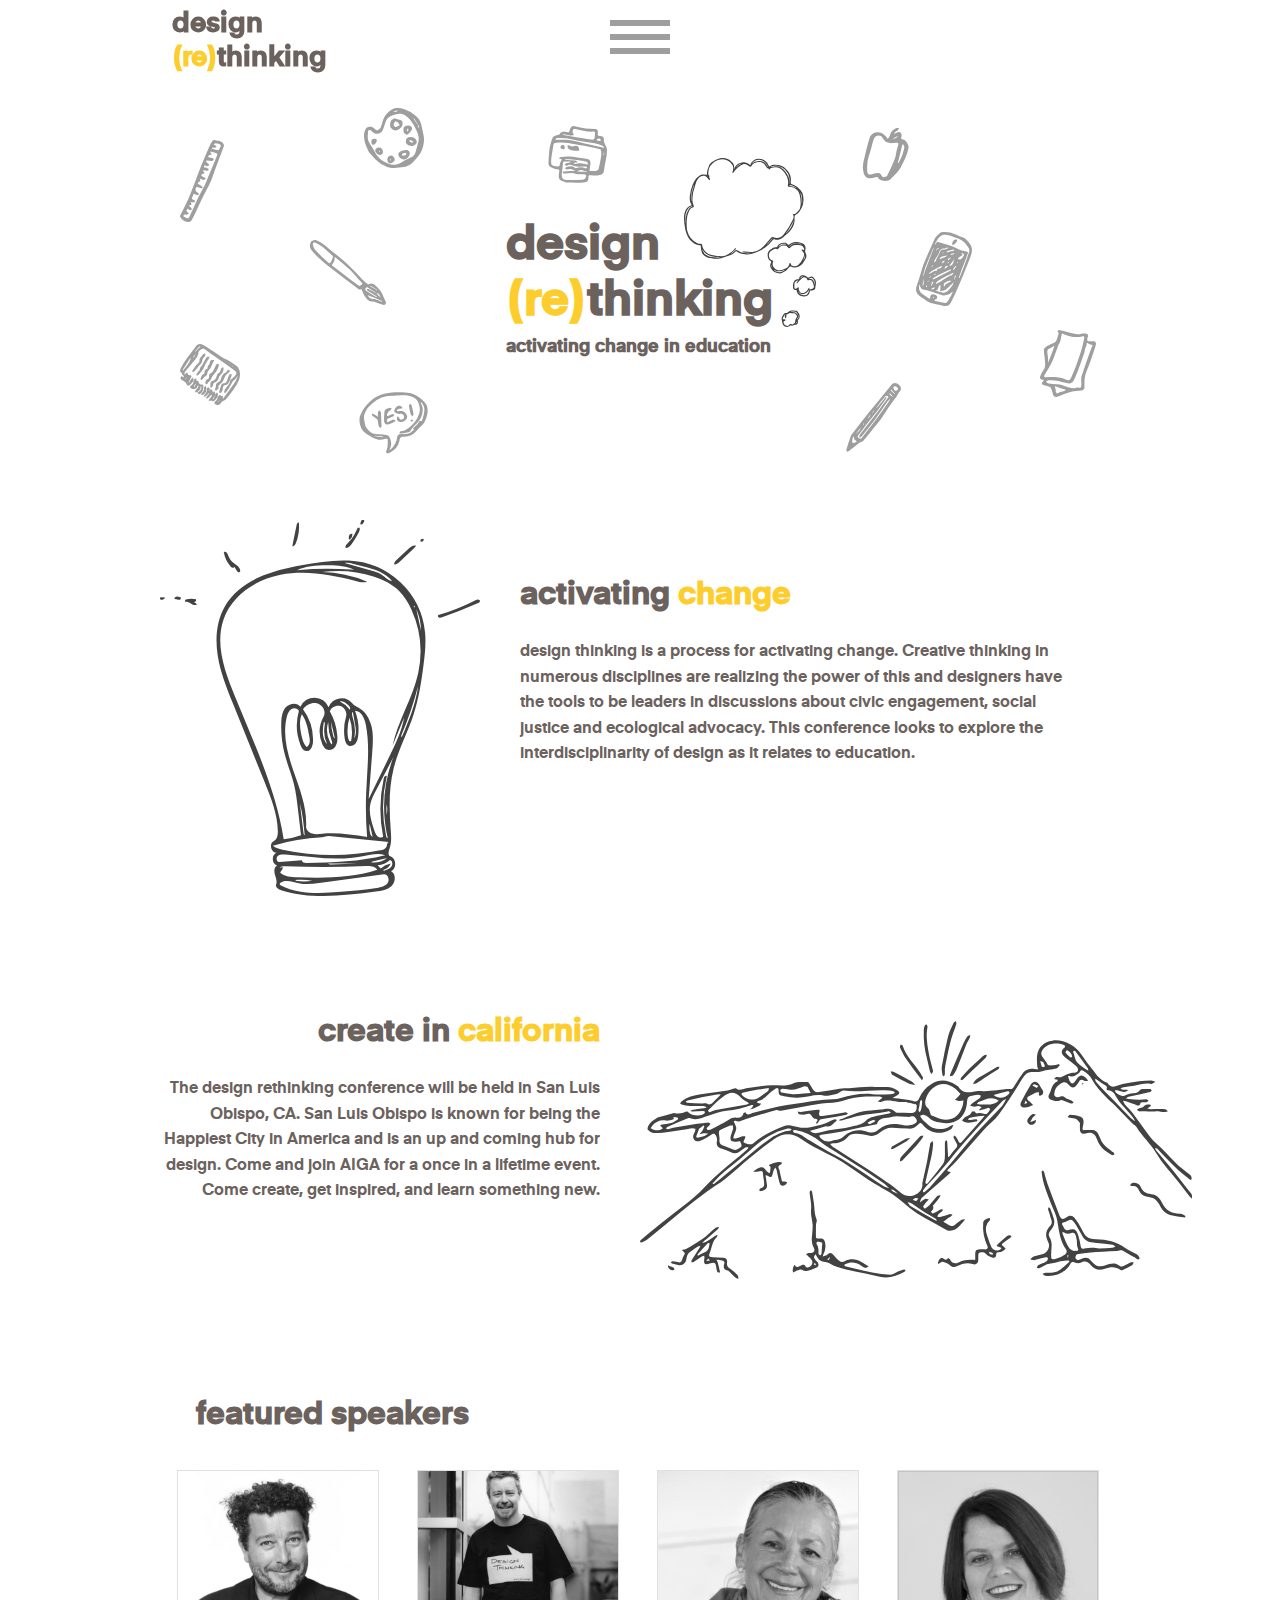
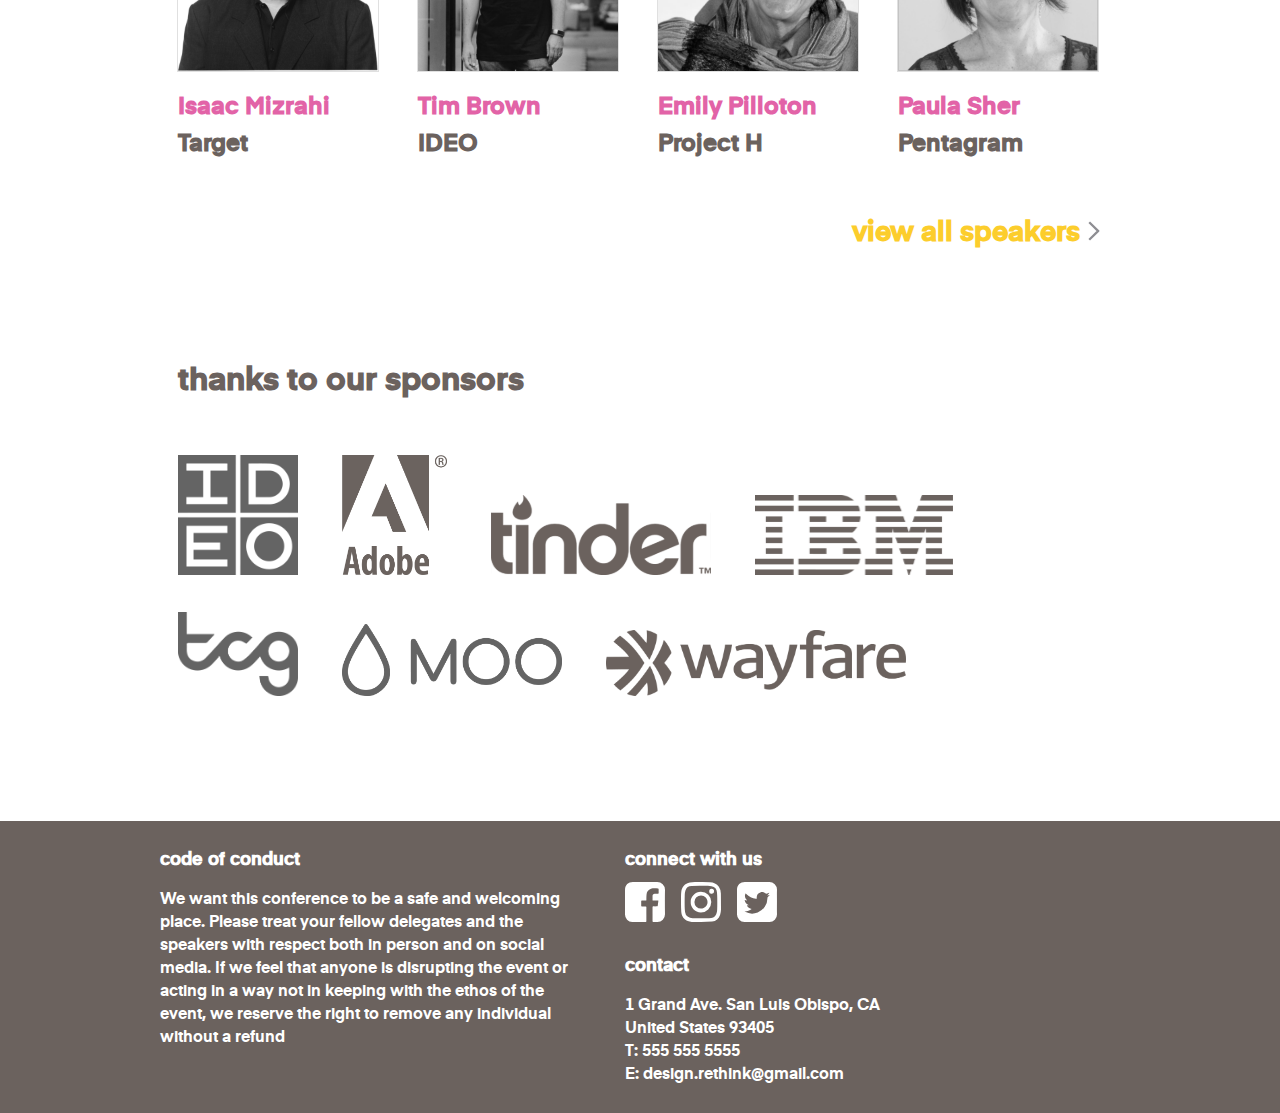
<file: index.html>
<!DOCTYPE html>
<html lang="en">
    <head>
        <title>Design Rethinking - Home</title>
        <link type="text/css" rel="stylesheet" href="css/main.css">
        <meta name="viewport" content="width=device-width, initial-scale=1">
        <script src="https://code.jquery.com/jquery-3.2.1.min.js" integrity="sha256-hwg4gsxgFZhOsEEamdOYGBf13FyQuiTwlAQgxVSNgt4=" crossorigin="anonymous"></script>
        <script src="js/main.js"></script>
    </head>
    <body>
        <div class="navbar" id="navbar">
            <a id="home-brand" href="index.html">
                <h4 id="nav-brand">design <br><br/><span class="yellow-brand-color">(re)</span>thinking</h4>
            </a>
            <div id="nav-icon">
                <span></span>
                <span></span>
                <span></span>
                <span></span>
                <span></span>
                <span></span>
            </div>
            <div class="nav-items">
                    <a class="nav-item nav-active" href="index.html">Home</a>
                    <a class="nav-item" href="speakers.html">Speakers</a>
                <a class="nav-item" href="schedule.html">Schedule</a>
                    <a class="nav-item" href="workshops.html">Workshops</a>
                    <a class="nav-item" href="location.html">Location</a>
                    <a class="nav-item" href="contact.html">Contact</a>
            </div>
            <div class="nav-social-media">
                <img src="img/facebook-dark.svg" class="social-media-icon" alt="facebook icon"/>
                <img src="img/instagram-dark.svg" class="social-media-icon" alt="instagram icon"/>
                <img src="img/twitter-dark.svg" class="social-media-icon" alt="twitter icon"/>
            </div>
        </div>
        <div class="container">
            <div class="jumbotron jumbotron-home">
                <div class="jumbotron-title">
                    <h1 class="jumbotron-header">design<br><span class="yellow-brand-color">(re)</span>thinking</h1>
                    <h4 class="jumbotron-subhead">activating change in education</h4>
                </div>
            </div>
            <div class="content-section">
                <div class="col-4">
                    <img id="lightbulb" src="img/home-assets/lightbulb.svg" alt="lightbulb"/>
                </div>
                <div class="col-8">
                    <h2 class="section-header right-section-header" id="lightbulb-header">activating <span class="yellow-brand-color">change</span></h2>
                    <p class="section-desc right-section-desc">design thinking is a process for activating change. Creative thinking in numerous disciplines are realizing the power of this and designers have the tools to be leaders in discussions about civic engagement, social justice and ecological advocacy. This conference looks to explore the interdisciplinarity of design as it relates to education.
                    </p>
                </div>
            </div>
            <div class="content-section">
                <div class="col-6">
                    <img id="slo-hills" class="mobile-hills" src="img/home-assets/slo-hills.svg" alt="slo-hills"/>
                    <h2 class="section-header left-section-header">create in <span class="yellow-brand-color">california</span></h2>
                    <p class="section-desc left-section-desc">The design rethinking conference will be held in San Luis Obispo, CA. San Luis Obispo is known for being the Happiest City in America and is an up and coming hub for design. Come and join AIGA for a once in a lifetime event. Come create, get inspired, and learn something new.
                    </p>
                </div>
                <div class="col-6 desktop-hills">
                    <img id="slo-hills" src="img/home-assets/slo-hills.svg" alt="slo-hills"/>
                </div>
            </div>
            <div class="content-section">
                <div class="col-12">
                    <h2 class="section-header right-section-header">featured speakers</h2>
                    <div class="featured-speakers">
                        <div class="featured-speaker">
                            <img class="speaker-photo" src="img/featured-speakers/isaac.png" alt="isaac photo"/>
                            <h3 class="speaker-name">Isaac Mizrahi</h3>
                            <h3 class="speaker-company">Target</h3>
                        </div>
                        <div class="featured-speaker">
                            <img class="speaker-photo" src="img/featured-speakers/tim.png" alt="tim photo"/>
                            <h3 class="speaker-name">Tim Brown</h3>
                            <h3 class="speaker-company">IDEO</h3>
                        </div>
                        <div class="featured-speaker">
                            <img class="speaker-photo" src="img/featured-speakers/emily.png" alt="emily photo"/>
                            <h3 class="speaker-name">Emily Pilloton</h3>
                            <h3 class="speaker-company">Project H</h3>
                        </div>
                        <div class="featured-speaker">
                            <img class="speaker-photo" src="img/featured-speakers/paula.png" alt="paula photo"/>
                            <h3 class="speaker-name">Paula Sher</h3>
                            <h3 class="speaker-company">Pentagram</h3>
                        </div>
                    </div>
                    <a href="speakers.html" class="view-speakers"><h3>view all speakers<img class="view-arrow" src="img/featured-speakers/right%20arrow.svg" alt="view arrow"></h3></a>
                </div>
            </div>
            <div class="content-section">
                <div class="col-12 sponsors">
                    <h2 class="section-header full-section-header">thanks to our sponsors</h2>
                    <div class="sponsor-row">
                        <img src="img/home-assets/IDEO.svg" id="IDEO" alt="IDEO logo"/>
                        <img src="img/home-assets/adobe.svg" id="adobe" alt="Adobe logo"/>
                        <img src="img/home-assets/tinder.svg" id="tinder" alt="Tinder logo"/>
                        <img src="img/home-assets/IBM.svg" id="IBM" alt="IBM logo"/>
                    </div>
                    <div class="sponsor-row">
                        <img src="img/home-assets/tcg.svg" id="tcg" alt="TCG logo"/>
                        <img src="img/home-assets/moo.svg" id="moo" alt="moo logo"/>
                        <img src="img/home-assets/wayfare.svg" id="wayfare" alt="wayfare logo"/>
                    </div>
                </div>
            </div>
        </div>
        <footer>
            <div class="container">
                <div class="col-6">
                    <h4 class="footer-header">code of conduct</h4>
                    <p class="footer-desc">We want this conference to be a safe and welcoming place. Please treat your fellow delegates and the speakers with respect both in person and on social media. If we feel that anyone is disrupting the event or acting in a way not in keeping with the ethos of the event, we reserve the right to remove any individual without a refund</p>
                </div>
                <div class="col-6">
                    <h4 class="footer-header">connect with us</h4>
                    <img src="img/facebook.svg" class="social-media-icon" alt="facebook icon"/>
                    <img src="img/instagram.svg" class="social-media-icon" alt="instagram icon"/>
                    <img src="img/twitter.svg" class="social-media-icon" alt="twitter icon"/>
                    <h4 class="footer-header">contact</h4>
                    <p class="footer-desc">1 Grand Ave. San Luis Obispo, CA<br/>United States 93405 <br/>T: 555 555 5555 <br/>E: design.rethink@gmail.com</p>
                </div>
            </div>
        </footer>
    </body>
</html>
</file>
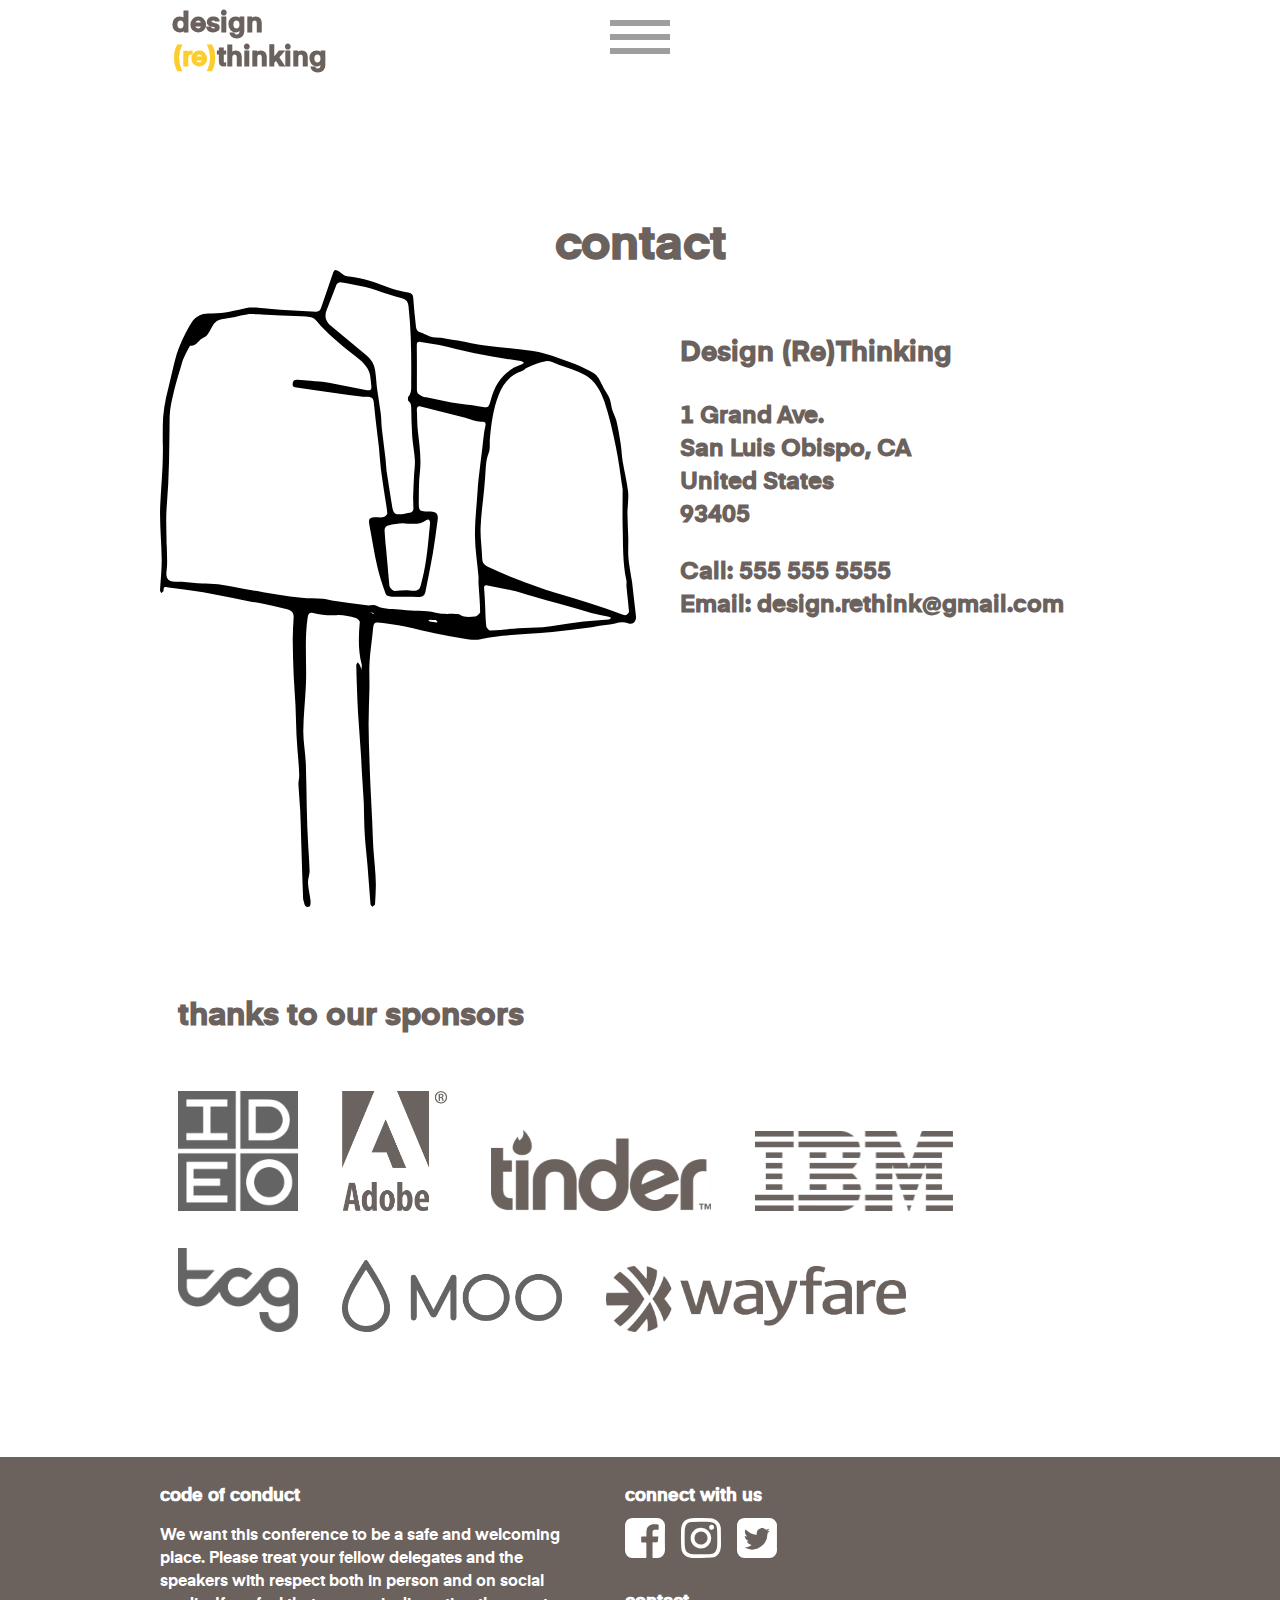
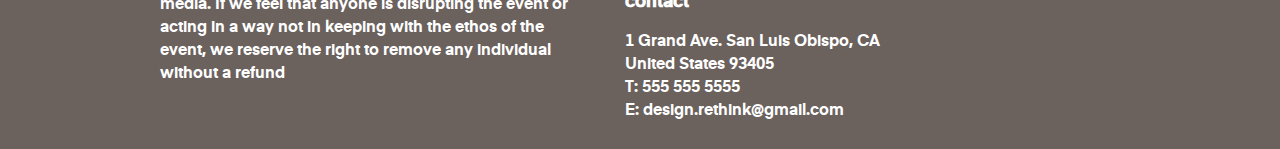
<file: contact.html>
<!DOCTYPE html>
<html lang="en">
    <head>
        <title>Design Rethinking - Contact</title>
        <link type="text/css" rel="stylesheet" href="css/main.css">
        <meta name="viewport" content="width=device-width, initial-scale=1">
        <script src="https://code.jquery.com/jquery-3.2.1.min.js" integrity="sha256-hwg4gsxgFZhOsEEamdOYGBf13FyQuiTwlAQgxVSNgt4=" crossorigin="anonymous"></script>
        <script src="js/main.js"></script>
        <link href="https://fonts.googleapis.com/css?family=Just+Me+Again+Down+Here" rel="stylesheet">
    </head>
    <body>
        <div class="navbar" id="navbar">
            <a href="index.html">
                <h4 id="nav-brand">design <br><br/><span class="yellow-brand-color">(re)</span>thinking</h4>
            </a>
            <div id="nav-icon">
                <span></span>
                <span></span>
                <span></span>
                <span></span>
                <span></span>
                <span></span>
            </div>
            <div class="nav-items">
                    <a class="nav-item" href="index.html">Home</a>
                    <a class="nav-item" href="speakers.html">Speakers</a>
                    <a class="nav-item" href="schedule.html">Schedule</a>
                    <a class="nav-item" href="workshops.html">Workshops</a>
                    <a class="nav-item" href="location.html">Location</a>
                    <a class="nav-item nav-active" href="contact.html">Contact</a>
            </div>
            <div class="nav-social-media">
                <img src="img/facebook-dark.svg" class="social-media-icon" alt="facebook icon"/>
                <img src="img/instagram-dark.svg" class="social-media-icon" alt="instagram icon"/>
                <img src="img/twitter-dark.svg" class="social-media-icon" alt="twitter icon"/>
            </div>
        </div>
        <div class="container">
            <div class="jumbotron jumbotron-contact">
                <div class="jumbotron-title">
                    <h1 class="jumbotron-header">contact</h1>
                </div>
            </div>
            <div class="content-section">
                <div class="col-6">
                    <img class="mailbox" src="img/mailbox.svg" alt="mailbox"/>
                </div>
                <div class="col-6">
                    <h3 class="contact-header">Design (Re)Thinking</h3>
                    <h3 class="contact-info">1 Grand Ave.<br>San Luis Obispo, CA<br>United States<br>93405</h3>
                    <h3 class="contact-info">Call: 555 555 5555<br>Email: design.rethink@gmail.com</h3>
                </div>
            </div>
            <div class="content-section">
                <div class="col-12">
                    <h2 class="section-header full-section-header">thanks to our sponsors</h2>
                    <div class="sponsor-row">
                        <img src="img/home-assets/IDEO.svg" id="IDEO" alt="IDEO logo"/>
                        <img src="img/home-assets/adobe.svg" id="adobe" alt="Adobe logo"/>
                        <img src="img/home-assets/tinder.svg" id="tinder" alt="Tinder logo"/>
                        <img src="img/home-assets/IBM.svg" id="IBM" alt="IBM logo"/>
                    </div>
                    <div class="sponsor-row">
                        <img src="img/home-assets/tcg.svg" id="tcg" alt="TCG logo"/>
                        <img src="img/home-assets/moo.svg" id="moo" alt="moo logo"/>
                        <img src="img/home-assets/wayfare.svg" id="wayfare" alt="wayfare logo"/>
                    </div>
                </div>
            </div>
        </div>
        <footer>
            <div class="container">
                <div class="col-6">
                    <h4 class="footer-header">code of conduct</h4>
                    <p class="footer-desc">We want this conference to be a safe and welcoming place. Please treat your fellow delegates and the speakers with respect both in person and on social media. If we feel that anyone is disrupting the event or acting in a way not in keeping with the ethos of the event, we reserve the right to remove any individual without a refund</p>
                </div>
                <div class="col-6">
                    <h4 class="footer-header">connect with us</h4>
                    <img src="img/facebook.svg" class="social-media-icon" alt="facebook icon"/>
                    <img src="img/instagram.svg" class="social-media-icon" alt="instagram icon"/>
                    <img src="img/twitter.svg" class="social-media-icon" alt="twitter icon"/>
                    <h4 class="footer-header">contact</h4>
                    <p class="footer-desc">1 Grand Ave. San Luis Obispo, CA<br/>United States 93405 <br/>T: 555 555 5555 <br/>E: design.rethink@gmail.com</p>
                </div>
            </div>
        </footer>
    </body>
</html>
</file>
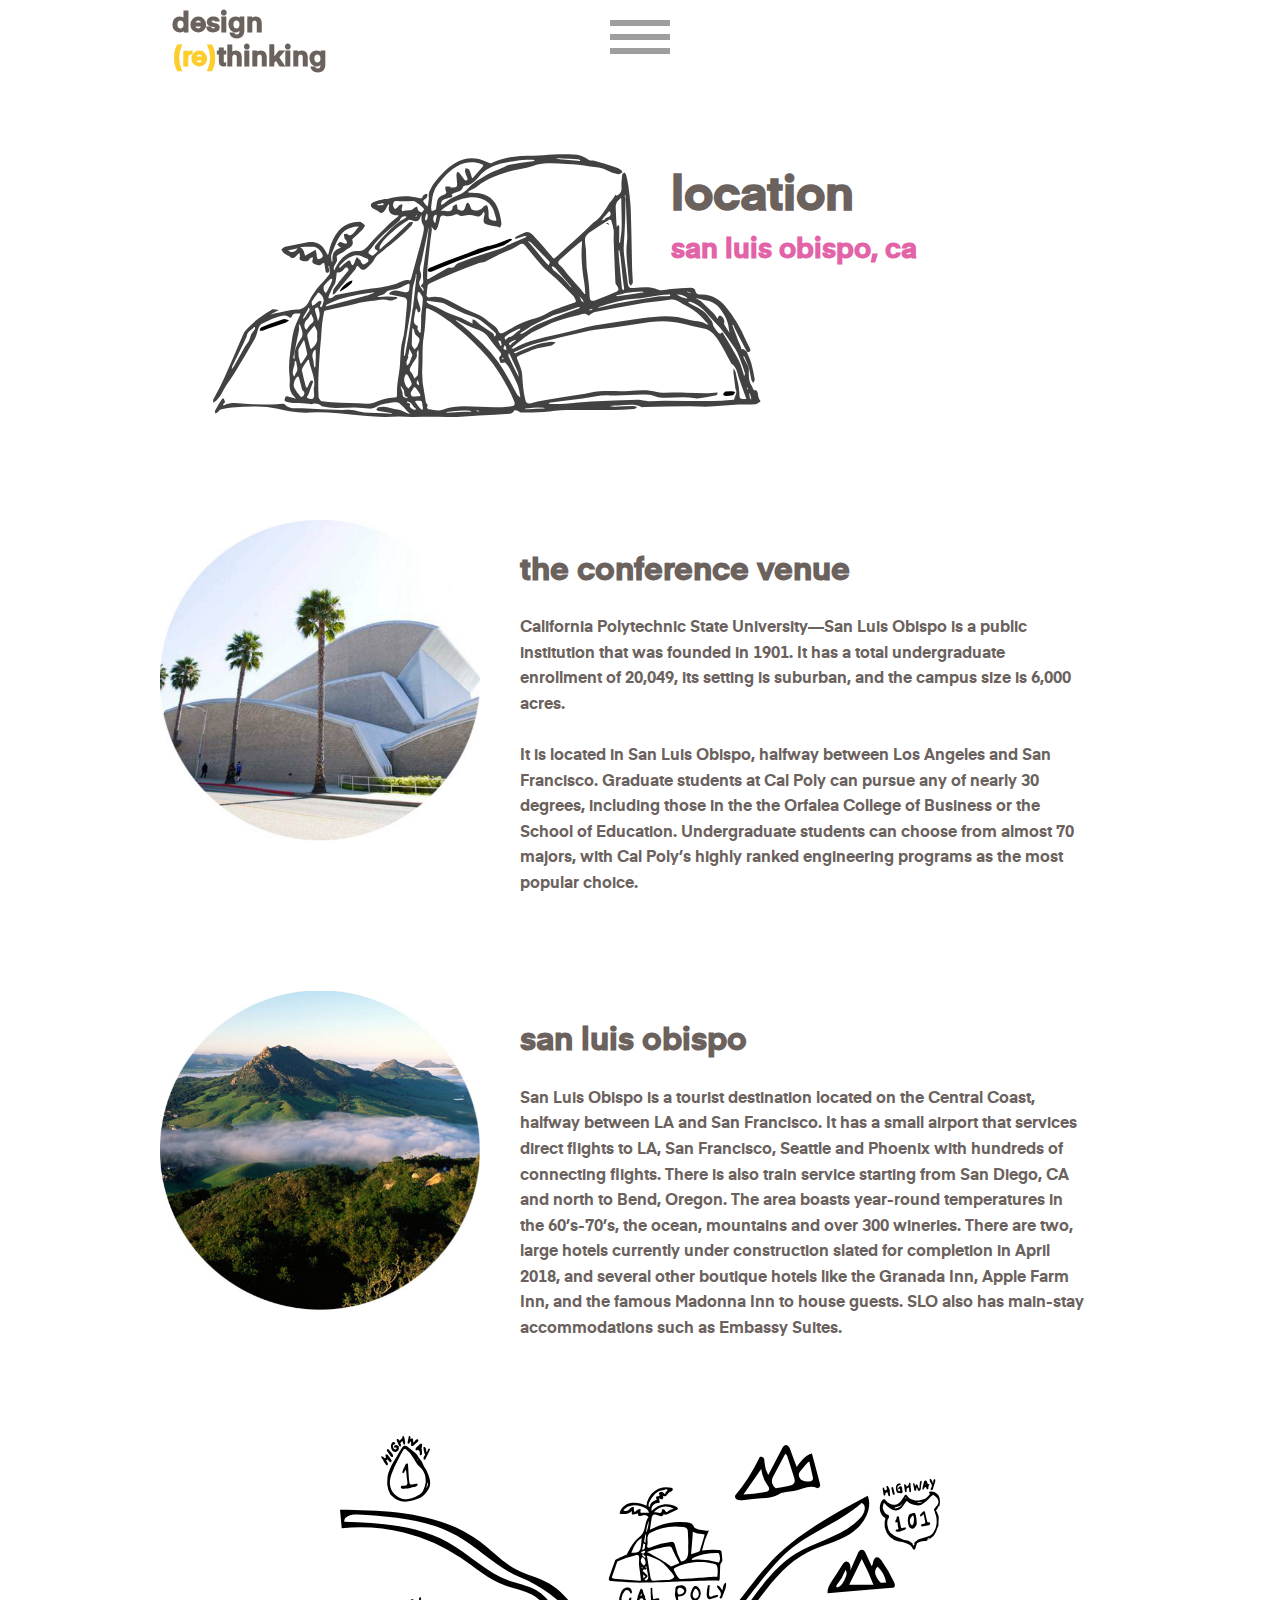
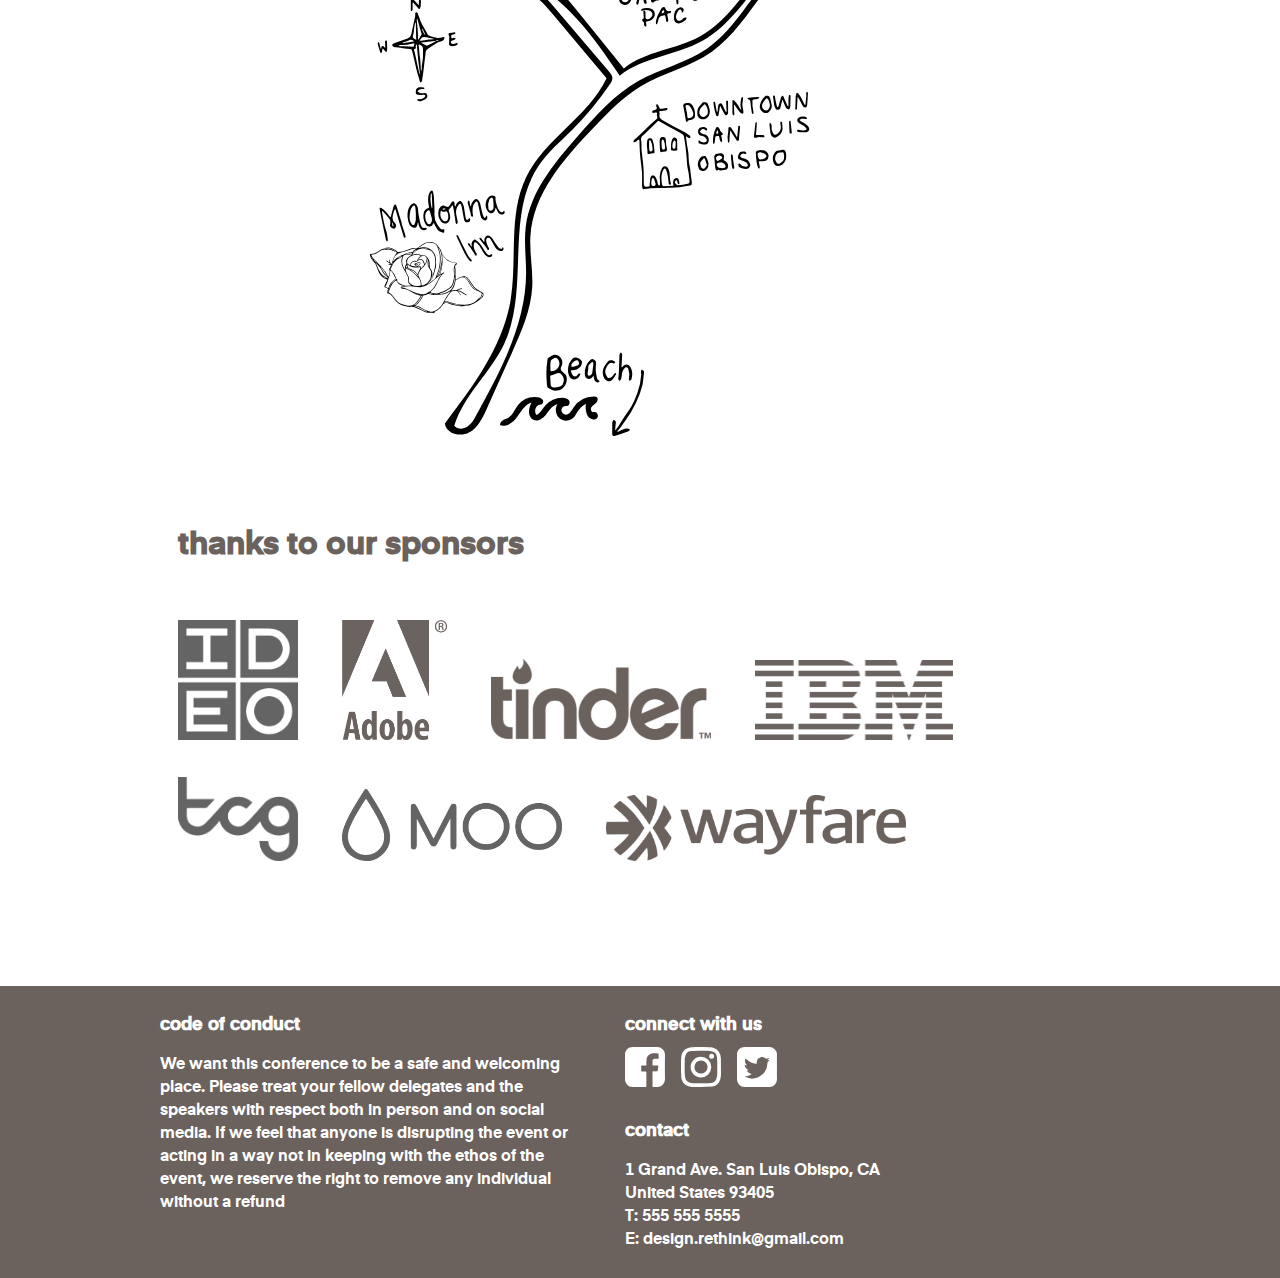
<file: location.html>
<!DOCTYPE html>
<html lang="en">
    <head>
        <title>Design Rethinking - Speakers</title>
        <link type="text/css" rel="stylesheet" href="css/main.css">
        <meta name="viewport" content="width=device-width, initial-scale=1">
        <script src="https://code.jquery.com/jquery-3.2.1.min.js" integrity="sha256-hwg4gsxgFZhOsEEamdOYGBf13FyQuiTwlAQgxVSNgt4=" crossorigin="anonymous"></script>
        <script src="js/main.js"></script>
    </head>
    <body>
        <div class="navbar" id="navbar">
            <a href="index.html">
                <h4 id="nav-brand">design <br><br/><span class="yellow-brand-color">(re)</span>thinking</h4>
            </a>
            <div id="nav-icon">
                <span></span>
                <span></span>
                <span></span>
                <span></span>
                <span></span>
                <span></span>
            </div>
            <div class="nav-items">
                    <a class="nav-item" href="index.html">Home</a>
                    <a class="nav-item" href="speakers.html">Speakers</a>
                <a class="nav-item" href="schedule.html">Schedule</a>
                    <a class="nav-item" href="workshops.html">Workshops</a>
                    <a class="nav-item nav-active" href="location.html">Location</a>
                    <a class="nav-item" href="#">Contact</a>
            </div>
            <div class="nav-social-media">
                <img src="img/facebook-dark.svg" class="social-media-icon" alt="facebook icon"/>
                <img src="img/instagram-dark.svg" class="social-media-icon" alt="instagram icon"/>
                <img src="img/twitter-dark.svg" class="social-media-icon" alt="twitter icon"/>
            </div>
        </div>
        <div class="container">
            <div class="jumbotron jumbotron-location">
                <div class="jumbotron-title jumbotron-location-title">
                    <h1 class="jumbotron-header">location</h1>
                    <h3 class="speaker-date pink-brand-color">san luis obispo, ca</h3>
                </div>
            </div>
            <div class="content-section">
                <div class="col-4">
                    <img class="lg-bubble-img" src="img/PAC-image.png"/>
                </div>
                <div class="col-8">
                    <h2 class="section-header right-section-header">the conference venue</h2>
                    <p class="section-desc right-section-desc">California Polytechnic State University—San Luis Obispo is a public institution that was founded in 1901. It has a total undergraduate enrollment of 20,049, its setting is suburban, and the campus size is 6,000 acres. <br><br>It is located in San Luis Obispo, halfway between Los Angeles and San Francisco. Graduate students at Cal Poly can pursue any of nearly 30 degrees, including those in the the Orfalea College of Business or the School of Education. Undergraduate students can choose from almost 70 majors, with Cal Poly’s highly ranked engineering programs as the most popular choice.</p>
                </div>
            </div>
            <div class="content-section">
                <div class="col-4">
                    <img class="lg-bubble-img" src="img/slo-image.png"/>
                </div>
                <div class="col-8">
                    <h2 class="section-header right-section-header">san luis obispo</h2>
                    <p class="section-desc right-section-desc">San Luis Obispo is a tourist destination located on the Central Coast, halfway between LA and San Francisco.  It has a small airport that services direct flights to LA, San Francisco, Seattle and Phoenix with hundreds of connecting flights. There is also train service starting from San Diego, CA and north to Bend, Oregon. The area boasts year-round temperatures in the 60’s-70’s, the ocean, mountains and over 300 wineries.  There are two, large hotels currently under construction slated for completion in April 2018, and several other boutique hotels like the Granada Inn, Apple Farm Inn, and the famous Madonna Inn to house guests. SLO also has main-stay accommodations such as Embassy Suites.</p>
                </div>
            </div>
            <div class="content-section">
                <div class="col-12">
                    <img class="slo-location-map" src="img/slo-map.svg"/>
                </div>
            </div>
            <div class="content-section">
                <div class="col-12">
                    <h2 class="section-header full-section-header">thanks to our sponsors</h2>
                    <div class="sponsor-row">
                        <img src="img/home-assets/IDEO.svg" id="IDEO" alt="IDEO logo"/>
                        <img src="img/home-assets/adobe.svg" id="adobe" alt="Adobe logo"/>
                        <img src="img/home-assets/tinder.svg" id="tinder" alt="Tinder logo"/>
                        <img src="img/home-assets/IBM.svg" id="IBM" alt="IBM logo"/>
                    </div>
                    <div class="sponsor-row">
                        <img src="img/home-assets/tcg.svg" id="tcg" alt="TCG logo"/>
                        <img src="img/home-assets/moo.svg" id="moo" alt="moo logo"/>
                        <img src="img/home-assets/wayfare.svg" id="wayfare" alt="wayfare logo"/>
                    </div>
                </div>
            </div>
        </div>
        <footer>
            <div class="container">
                <div class="col-6">
                    <h4 class="footer-header">code of conduct</h4>
                    <p class="footer-desc">We want this conference to be a safe and welcoming place. Please treat your fellow delegates and the speakers with respect both in person and on social media. If we feel that anyone is disrupting the event or acting in a way not in keeping with the ethos of the event, we reserve the right to remove any individual without a refund</p>
                </div>
                <div class="col-6">
                    <h4 class="footer-header">connect with us</h4>
                    <img src="img/facebook.svg" class="social-media-icon" alt="facebook icon"/>
                    <img src="img/instagram.svg" class="social-media-icon" alt="instagram icon"/>
                    <img src="img/twitter.svg" class="social-media-icon" alt="twitter icon"/>
                    <h4 class="footer-header">contact</h4>
                    <p class="footer-desc">1 Grand Ave. San Luis Obispo, CA<br/>United States 93405 <br/>T: 555 555 5555 <br/>E: design.rethink@gmail.com</p>
                </div>
            </div>
        </footer>
    </body>
</html>
</file>
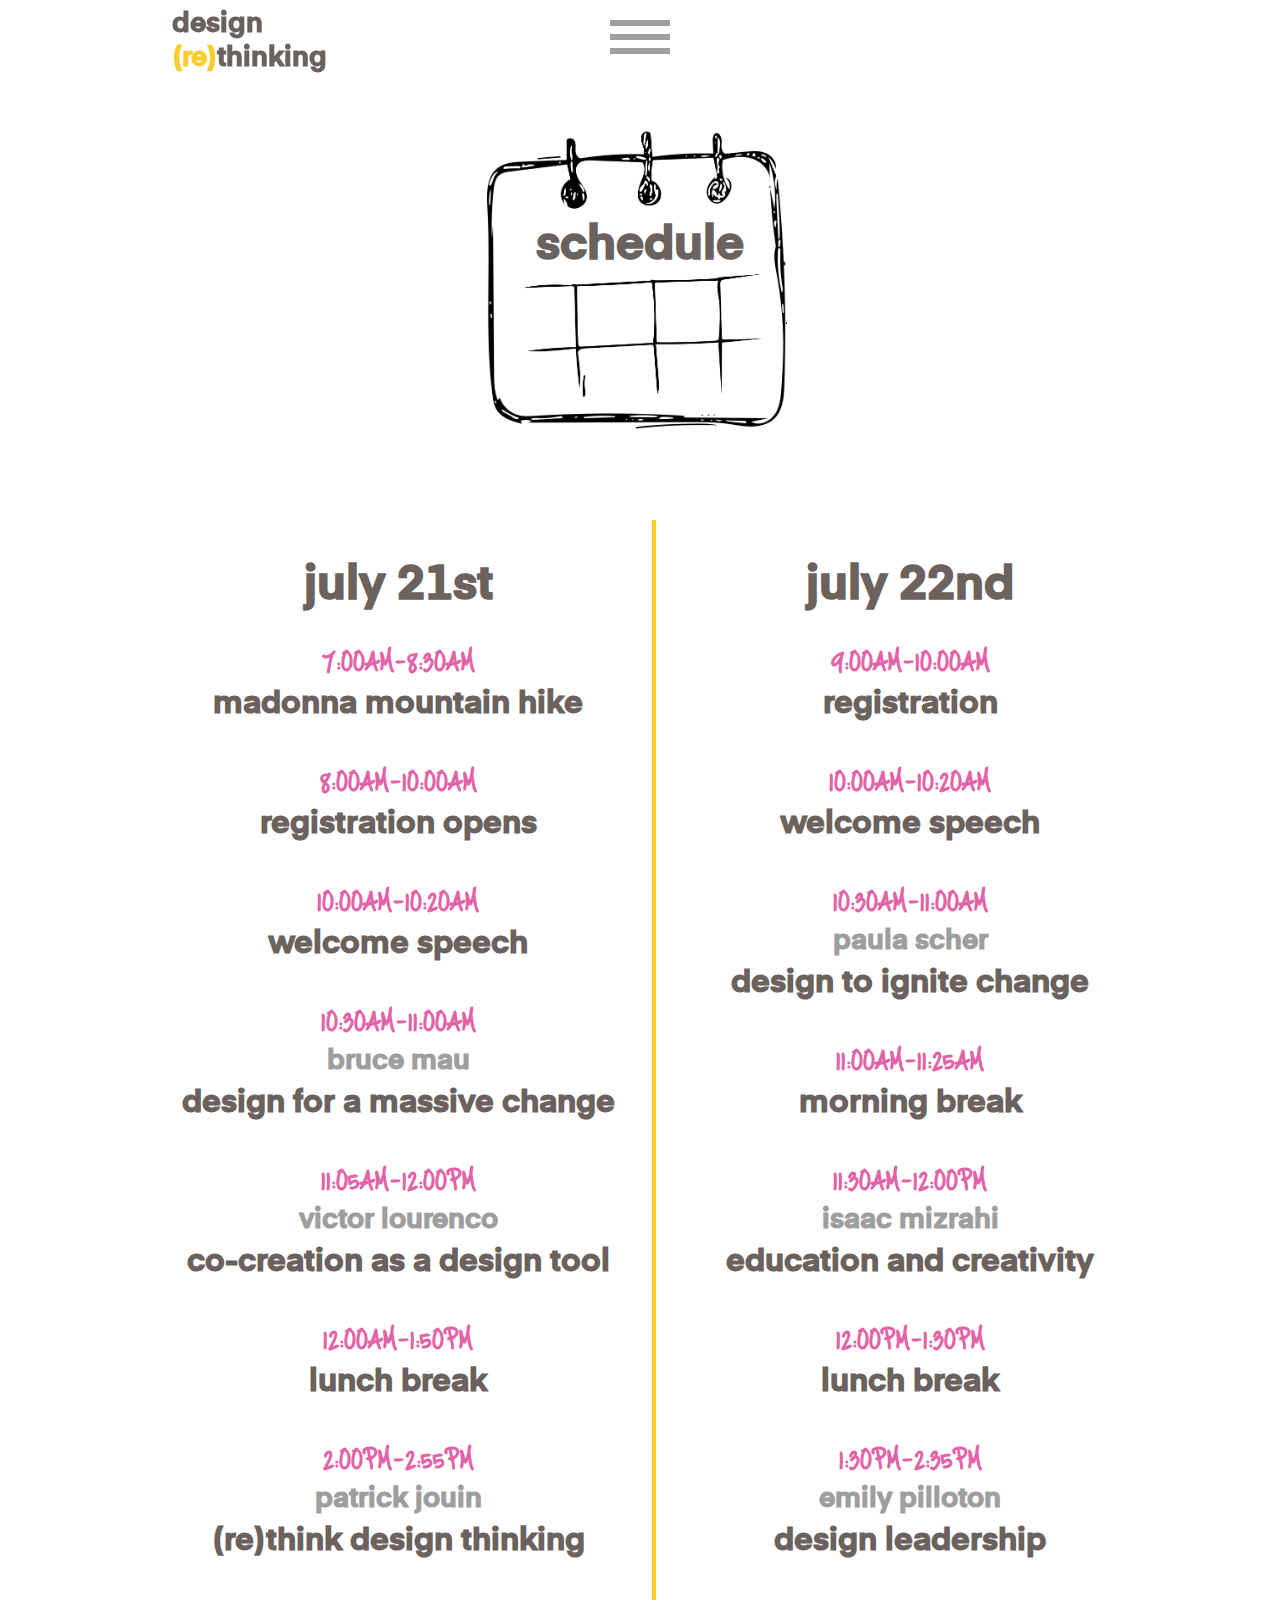
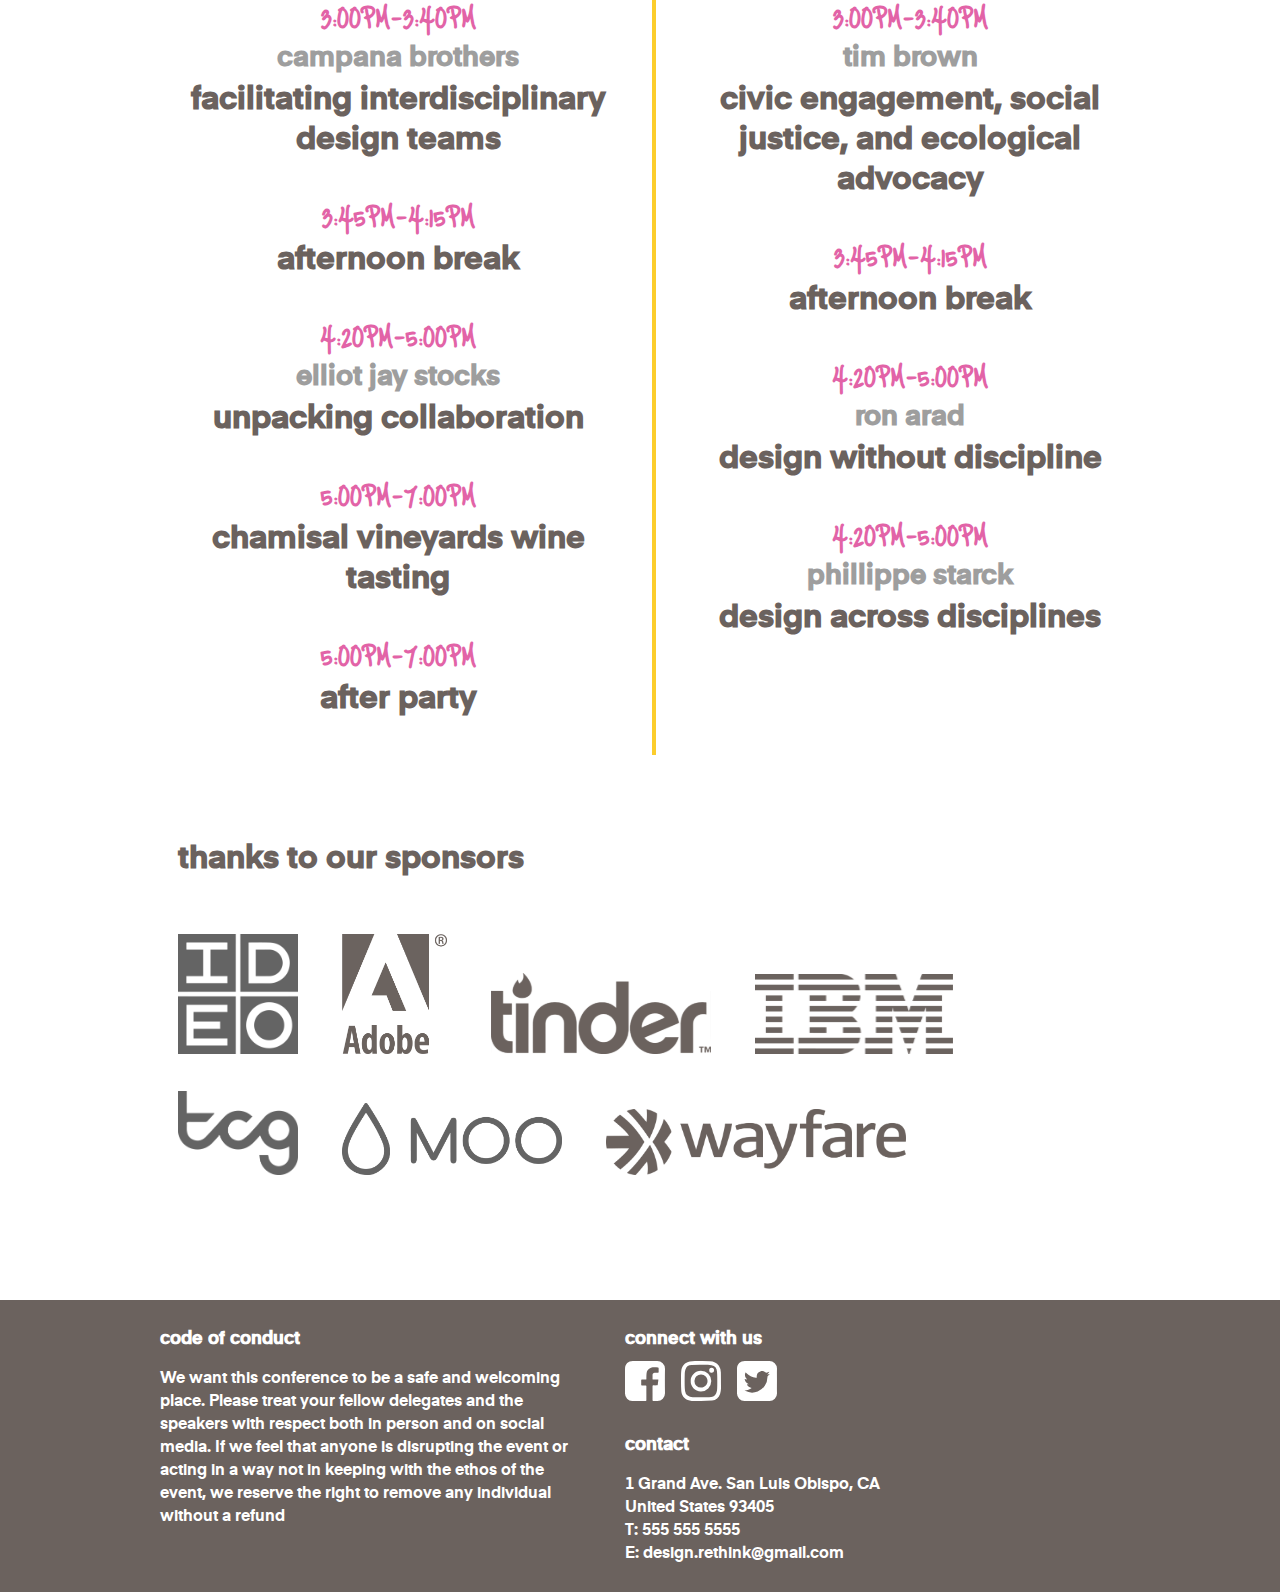
<file: schedule.html>
<!DOCTYPE html>
<html lang="en">
    <head>
        <title>Design Rethinking - Schedule</title>
        <link type="text/css" rel="stylesheet" href="css/main.css">
        <meta name="viewport" content="width=device-width, initial-scale=1">
        <script src="https://code.jquery.com/jquery-3.2.1.min.js" integrity="sha256-hwg4gsxgFZhOsEEamdOYGBf13FyQuiTwlAQgxVSNgt4=" crossorigin="anonymous"></script>
        <script src="js/main.js"></script>
        <link href="https://fonts.googleapis.com/css?family=Just+Me+Again+Down+Here" rel="stylesheet">
    </head>
    <body>
        <div class="navbar" id="navbar">
            <a href="index.html">
                <h4 id="nav-brand">design <br><br/><span class="yellow-brand-color">(re)</span>thinking</h4>
            </a>
            <div id="nav-icon">
                <span></span>
                <span></span>
                <span></span>
                <span></span>
                <span></span>
                <span></span>
            </div>
            <div class="nav-items">
                    <a class="nav-item" href="index.html">Home</a>
                    <a class="nav-item" href="speakers.html">Speakers</a>
                <a class="nav-item nav-active" href="schedule.html">Schedule</a>
                    <a class="nav-item" href="workshops.html">Workshops</a>
                    <a class="nav-item" href="location.html">Location</a>
                    <a class="nav-item" href="contact.html">Contact</a>
            </div>
            <div class="nav-social-media">
                <img src="img/facebook-dark.svg" class="social-media-icon" alt="facebook icon"/>
                <img src="img/instagram-dark.svg" class="social-media-icon" alt="instagram icon"/>
                <img src="img/twitter-dark.svg" class="social-media-icon" alt="twitter icon"/>
            </div>
        </div>
        <div class="container">
            <div class="jumbotron jumbotron-schedule">
                <div class="jumbotron-title">
                    <h1 class="jumbotron-header">schedule</h1>
                </div>
            </div>
            <div class="content-section">
                <div class="col-6 first-schedule-col">
                    <h1 class="schedule-title">july 21st</h1>
                    <div class="schedule-item">
                        <h2 class="event-time">7:00AM-8:30AM</h2>
                        <h2 class="event-name">madonna mountain hike</h2>
                    </div>
                    <div class="schedule-item">
                        <h2 class="event-time">8:00AM-10:00AM</h2>
                        <h2 class="event-name">registration opens</h2>
                    </div>
                    <div class="schedule-item">
                        <h2 class="event-time">10:00AM-10:20AM</h2>
                        <h2 class="event-name">welcome speech</h2>
                    </div>
                    <div class="schedule-item">
                        <h2 class="event-time">10:30AM-11:00AM</h2>
                        <h2 class="event-presenter">bruce mau</h2>
                        <h2 class="event-name">design for a massive change</h2>
                    </div>
                    <div class="schedule-item">
                        <h2 class="event-time">11:05AM-12:00PM</h2>
                        <h2 class="event-presenter">victor lourenco</h2>
                        <h2 class="event-name">co-creation as a design tool</h2>
                    </div>
                    <div class="schedule-item">
                        <h2 class="event-time">12:00AM-1:50PM</h2>
                        <h2 class="event-name">lunch break</h2>
                    </div>
                    <div class="schedule-item">
                        <h2 class="event-time">2:00PM-2:55PM</h2>
                        <h2 class="event-presenter">patrick jouin</h2>
                        <h2 class="event-name">(re)think design thinking</h2>
                    </div>
                    <div class="schedule-item">
                        <h2 class="event-time">3:00PM-3:40PM</h2>
                        <h2 class="event-presenter">campana brothers</h2>
                        <h2 class="event-name">facilitating interdisciplinary design teams</h2>
                    </div>
                    <div class="schedule-item">
                        <h2 class="event-time">3:45PM-4:15PM</h2>
                        <h2 class="event-name">afternoon break</h2>
                    </div>
                    <div class="schedule-item">
                        <h2 class="event-time">4:20PM-5:00PM</h2>
                        <h2 class="event-presenter">elliot jay stocks</h2>
                        <h2 class="event-name">unpacking collaboration</h2>
                    </div>
                    <div class="schedule-item">
                        <h2 class="event-time">5:00PM-7:00PM</h2>
                        <h2 class="event-name">chamisal vineyards wine tasting</h2>
                    </div>
                    <div class="schedule-item">
                        <h2 class="event-time">5:00PM-7:00PM</h2>
                        <h2 class="event-name">after party</h2>
                    </div>
                </div>
                <div class="col-6 second-schedule-col">
                    <h1 class="schedule-title">july 22nd</h1>
                    <div class="schedule-item">
                        <h2 class="event-time">9:00AM-10:00AM</h2>
                        <h2 class="event-name">registration</h2>
                    </div>
                    <div class="schedule-item">
                        <h2 class="event-time">10:00AM-10:20AM</h2>
                        <h2 class="event-name">welcome speech</h2>
                    </div>
                    <div class="schedule-item">
                        <h2 class="event-time">10:30AM-11:00AM</h2>
                        <h2 class="event-presenter">paula scher</h2>
                        <h2 class="event-name">design to ignite change</h2>
                    </div>
                    <div class="schedule-item">
                        <h2 class="event-time">11:00AM-11:25AM</h2>
                        <h2 class="event-name">morning break</h2>
                    </div>
                    <div class="schedule-item">
                        <h2 class="event-time">11:30AM-12:00PM</h2>
                        <h2 class="event-presenter">isaac mizrahi</h2>
                        <h2 class="event-name">education and creativity</h2>
                    </div>
                    <div class="schedule-item">
                        <h2 class="event-time">12:00PM-1:30PM</h2>
                        <h2 class="event-name">lunch break</h2>
                    </div>
                    <div class="schedule-item">
                        <h2 class="event-time">1:30PM-2:35PM</h2>
                        <h2 class="event-presenter">emily pilloton</h2>
                        <h2 class="event-name">design leadership</h2>
                    </div>
                    <div class="schedule-item">
                        <h2 class="event-time">3:00PM-3:40PM</h2>
                        <h2 class="event-presenter">tim brown</h2>
                        <h2 class="event-name">civic engagement, social justice, and ecological advocacy</h2>
                    </div>
                    <div class="schedule-item">
                        <h2 class="event-time">3:45PM-4:15PM</h2>
                        <h2 class="event-name">afternoon break</h2>
                    </div>
                    <div class="schedule-item">
                        <h2 class="event-time">4:20PM-5:00PM</h2>
                        <h2 class="event-presenter">ron arad</h2>
                        <h2 class="event-name">design without discipline</h2>
                    </div>
                    <div class="schedule-item">
                        <h2 class="event-time">4:20PM-5:00PM</h2>
                        <h2 class="event-presenter">phillippe starck</h2>
                        <h2 class="event-name">design across disciplines</h2>
                    </div>
                </div>
            </div>
            <div class="content-section">
                <div class="col-12">
                    <h2 class="section-header full-section-header">thanks to our sponsors</h2>
                    <div class="sponsor-row">
                        <img src="img/home-assets/IDEO.svg" id="IDEO" alt="IDEO logo"/>
                        <img src="img/home-assets/adobe.svg" id="adobe" alt="Adobe logo"/>
                        <img src="img/home-assets/tinder.svg" id="tinder" alt="Tinder logo"/>
                        <img src="img/home-assets/IBM.svg" id="IBM" alt="IBM logo"/>
                    </div>
                    <div class="sponsor-row">
                        <img src="img/home-assets/tcg.svg" id="tcg" alt="TCG logo"/>
                        <img src="img/home-assets/moo.svg" id="moo" alt="moo logo"/>
                        <img src="img/home-assets/wayfare.svg" id="wayfare" alt="wayfare logo"/>
                    </div>
                </div>
            </div>
        </div>
        <footer>
            <div class="container">
                <div class="col-6">
                    <h4 class="footer-header">code of conduct</h4>
                    <p class="footer-desc">We want this conference to be a safe and welcoming place. Please treat your fellow delegates and the speakers with respect both in person and on social media. If we feel that anyone is disrupting the event or acting in a way not in keeping with the ethos of the event, we reserve the right to remove any individual without a refund</p>
                </div>
                <div class="col-6">
                    <h4 class="footer-header">connect with us</h4>
                    <img src="img/facebook.svg" class="social-media-icon" alt="facebook icon"/>
                    <img src="img/instagram.svg" class="social-media-icon" alt="instagram icon"/>
                    <img src="img/twitter.svg" class="social-media-icon" alt="twitter icon"/>
                    <h4 class="footer-header">contact</h4>
                    <p class="footer-desc">1 Grand Ave. San Luis Obispo, CA<br/>United States 93405 <br/>T: 555 555 5555 <br/>E: design.rethink@gmail.com</p>
                </div>
            </div>
        </footer>
    </body>
</html>
</file>
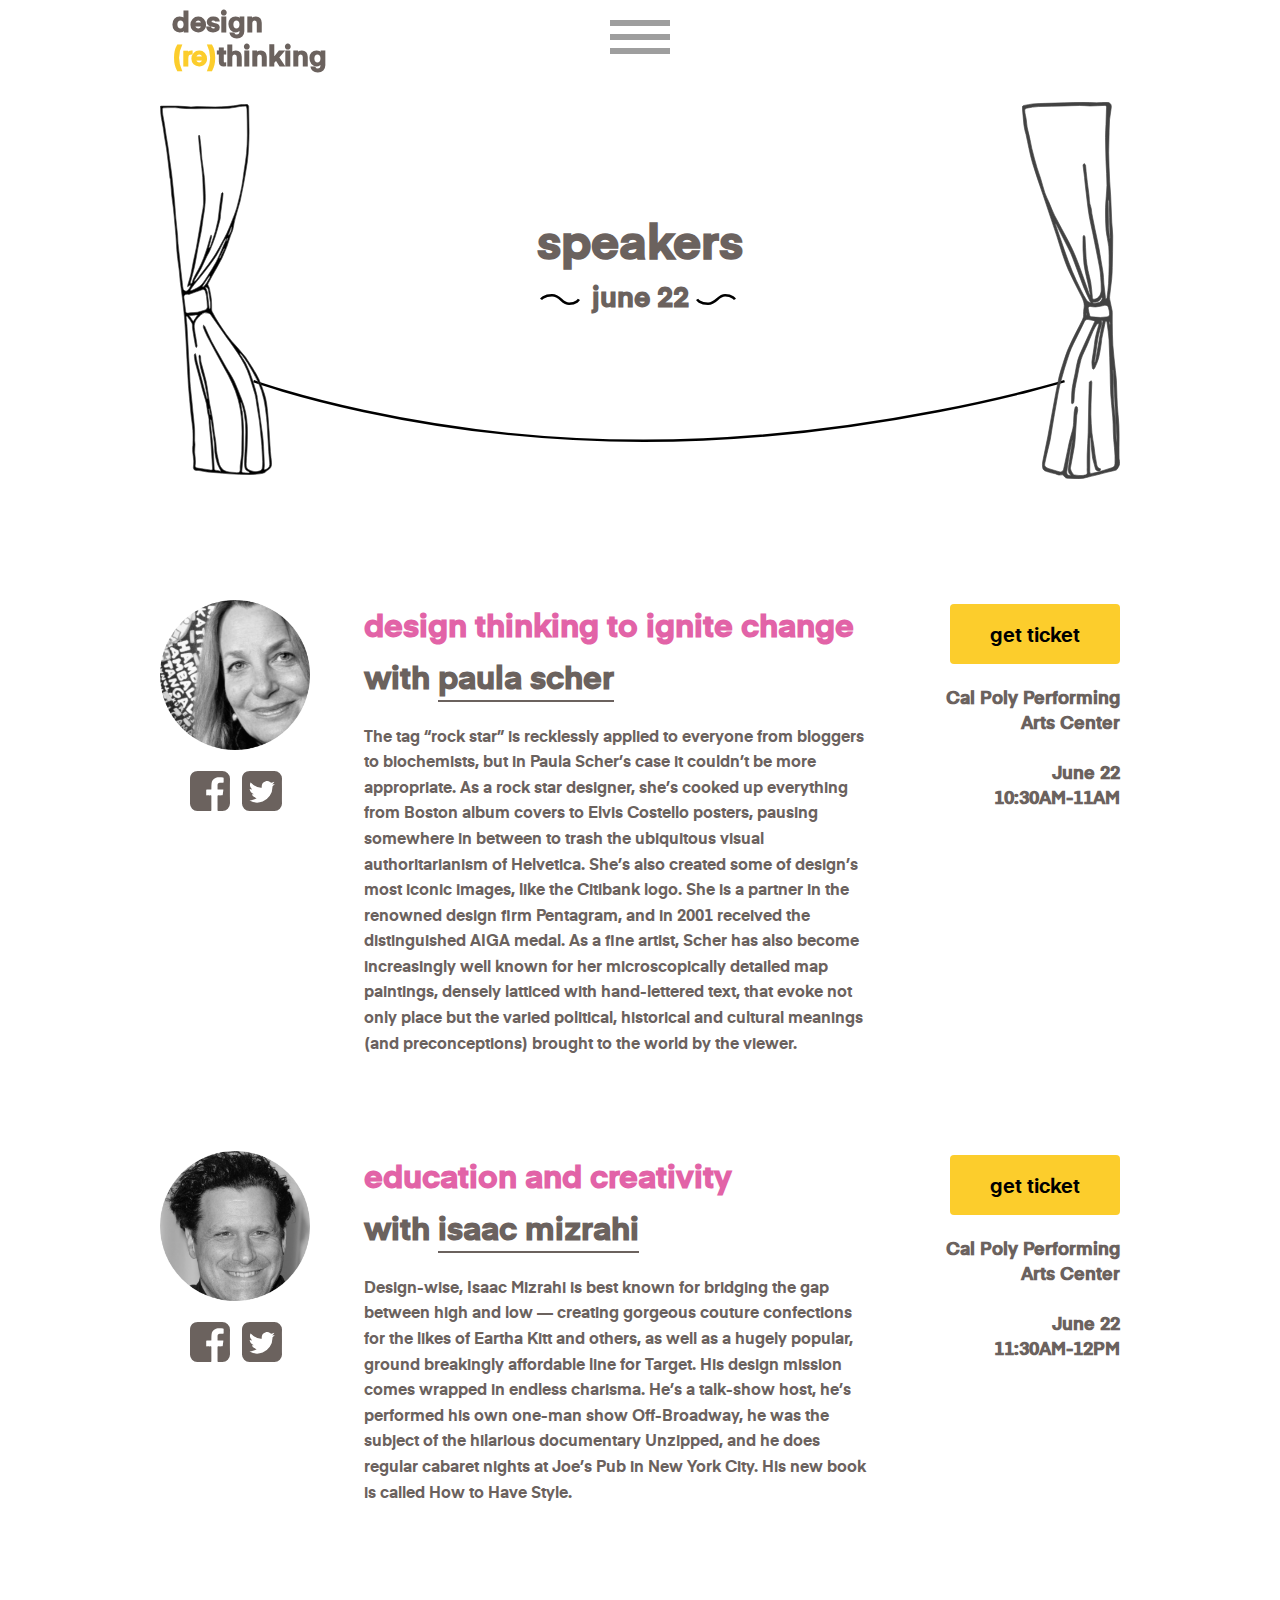
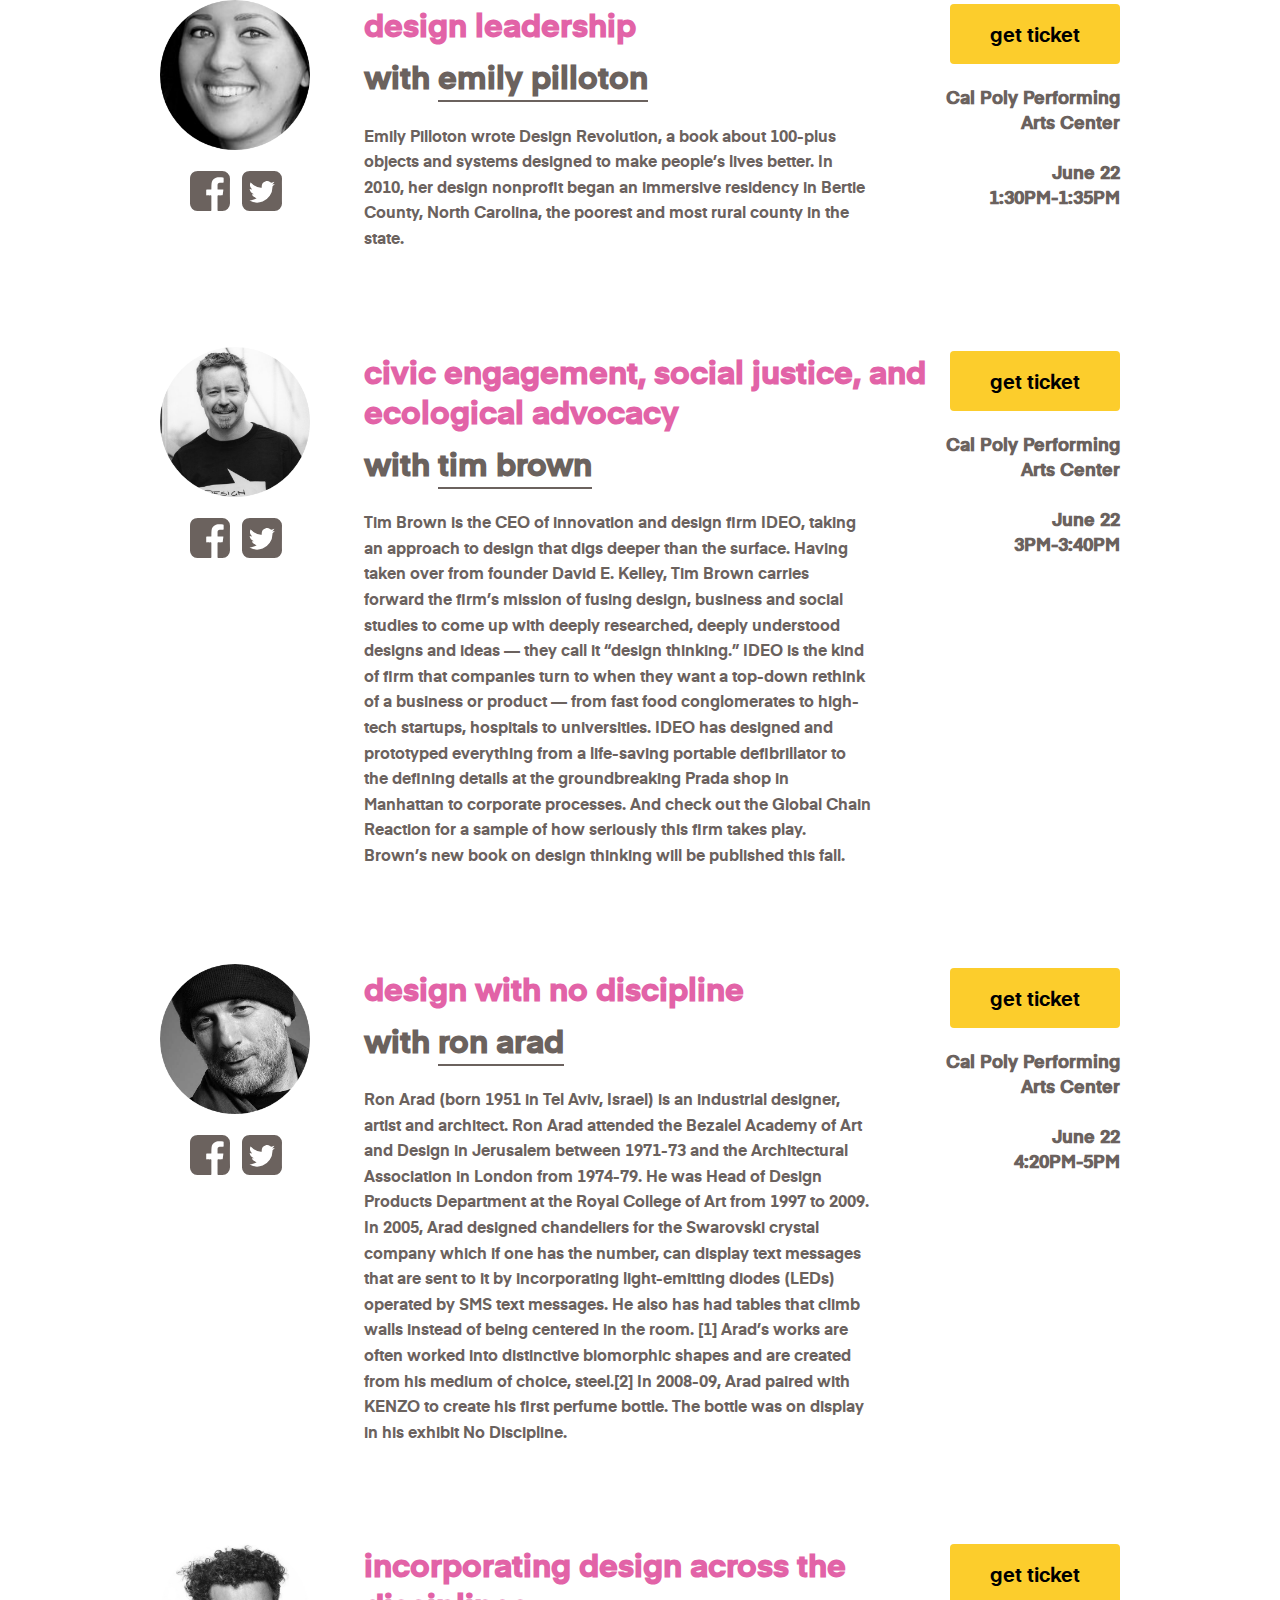
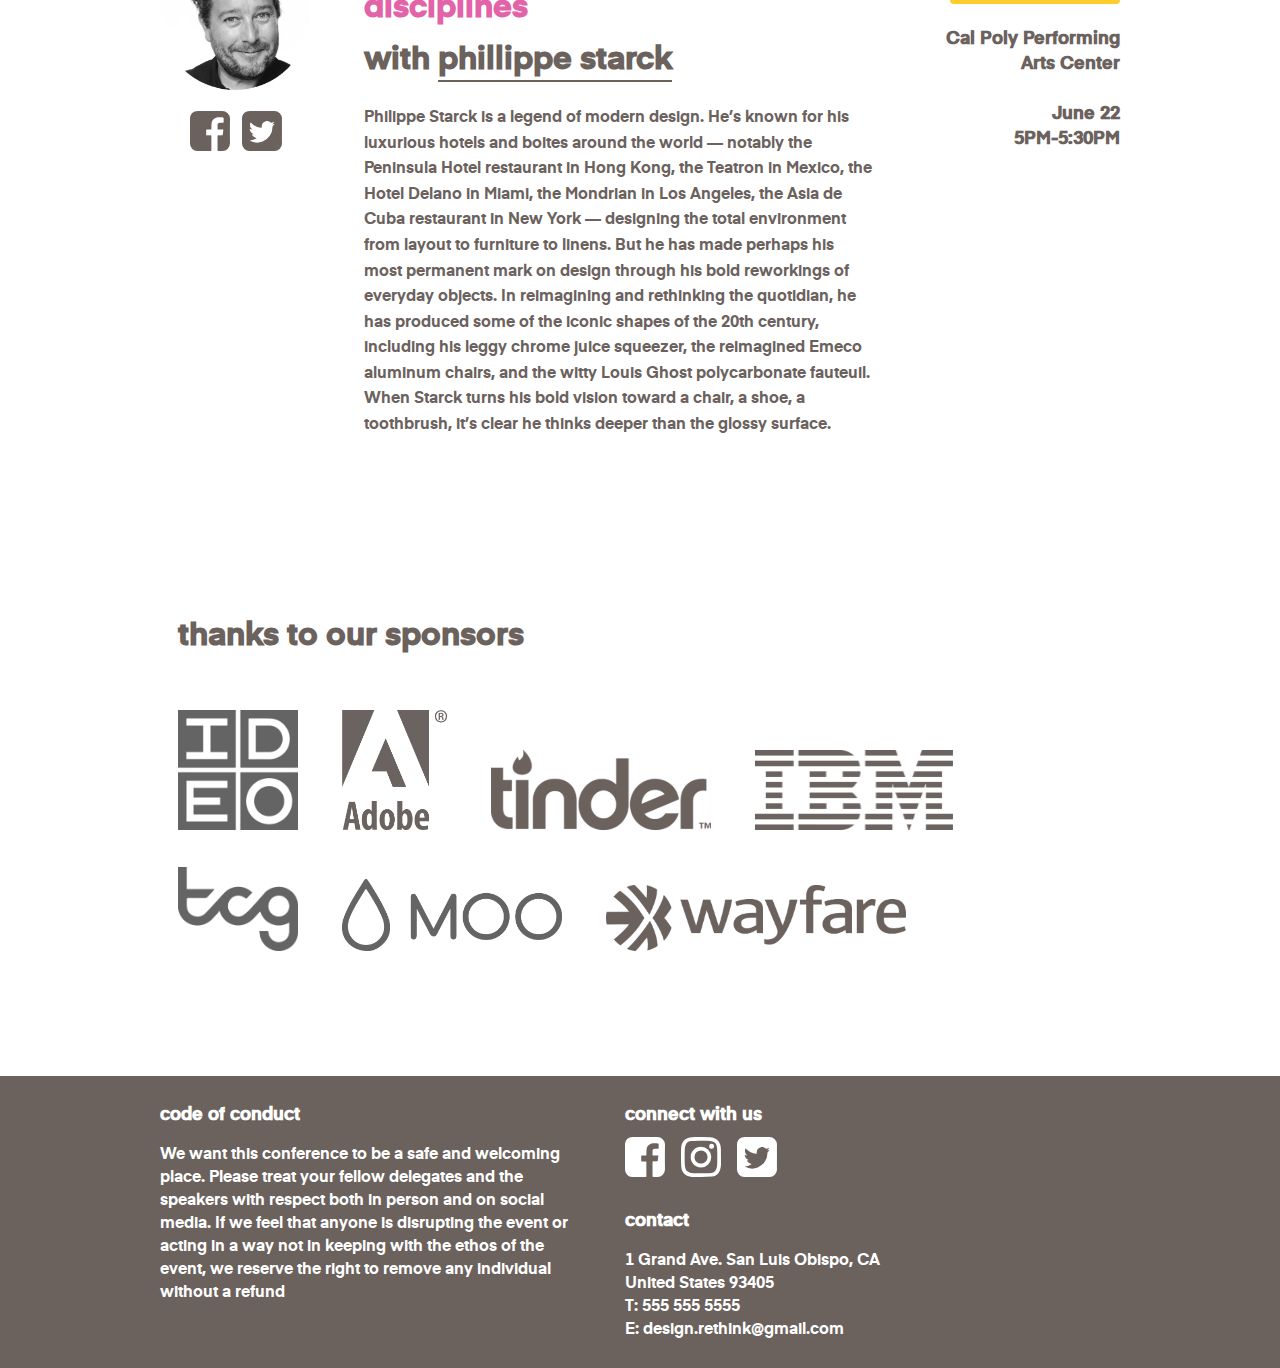
<file: speakers.html>
<!DOCTYPE html>
<html lang="en">
    <head>
        <title>Design Rethinking - Speakers</title>
        <link type="text/css" rel="stylesheet" href="css/main.css">
        <meta name="viewport" content="width=device-width, initial-scale=1">
        <script src="https://code.jquery.com/jquery-3.2.1.min.js" integrity="sha256-hwg4gsxgFZhOsEEamdOYGBf13FyQuiTwlAQgxVSNgt4=" crossorigin="anonymous"></script>
        <script src="js/main.js"></script>
    </head>
    <body>
        <div class="navbar" id="navbar">
            <a href="index.html">
                <h4 id="nav-brand">design <br><br/><span class="yellow-brand-color">(re)</span>thinking</h4>
            </a>
            <div id="nav-icon">
                <span></span>
                <span></span>
                <span></span>
                <span></span>
                <span></span>
                <span></span>
            </div>
            <div class="nav-items">
                    <a class="nav-item" href="index.html">Home</a>
                    <a class="nav-item nav-active" href="speakers.html">Speakers</a>
                <a class="nav-item" href="schedule.html">Schedule</a>
                    <a class="nav-item" href="workshops.html">Workshops</a>
                    <a class="nav-item" href="location.html">Location</a>
                    <a class="nav-item" href="contact.html">Contact</a>
            </div>
            <div class="nav-social-media">
                <img src="img/facebook-dark.svg" class="social-media-icon" alt="facebook icon"/>
                <img src="img/instagram-dark.svg" class="social-media-icon" alt="instagram icon"/>
                <img src="img/twitter-dark.svg" class="social-media-icon" alt="twitter icon"/>
            </div>
        </div>
        <div class="container">
            <div class="jumbotron jumbotron-speakers">
                <div class="jumbotron-title">
                    <h1 class="jumbotron-header">speakers</h1>
                    <h3 class="speaker-date">june 22</h3>
                </div>
            </div>
            <div class="content-section">
                <div class="speaker">
                    <div class="col-2 speaker-misc">
                        <img class="speaker-info-photo" src="img/speaker-photos/paula-scher.png" alt="paula scher photo"/>
                        <div class="speaker-social-media">
                            <img class="speaker-social-icon" src="img/facebook-dark.svg" alt="facebook icon"/>
                            <img class="speaker-social-icon" src="img/twitter-dark.svg" alt="twitter icon"/>
                        </div>
                    </div>
                    <div class="col-8 session-info">
                        <h2 class="session-title pink-brand-color">design thinking to ignite change</h2>
                        <h2 class="session-speaker">with <span class="session-underline">paula scher</span></h2>
                        <p class="session-desc">
                            The tag “rock star” is recklessly applied to everyone from bloggers to biochemists, but in Paula Scher’s case it couldn’t be more appropriate. As a rock star designer, she’s cooked up everything from Boston album covers to Elvis Costello posters, pausing somewhere in between to trash the ubiquitous visual authoritarianism of Helvetica. She’s also created some of design’s most iconic images, like the Citibank logo. She is a partner in the renowned design firm Pentagram, and in 2001 received the distinguished AIGA medal. As a fine artist, Scher has also become increasingly well known for her microscopically detailed map paintings, densely latticed with hand-lettered text, that evoke not only place but the varied political, historical and cultural meanings (and preconceptions) brought to the world by the viewer.
                        </p>
                    </div>
                    <div class="col-2 session-action">
                        <a class="get-ticket-btn" href="#">get ticket</a>
                        <h5 class="session-location">Cal Poly Performing Arts Center<br><br>June 22<br>10:30AM-11AM</h5>
                    </div>
                </div>
                <div class="speaker">
                    <div class="col-2 speaker-misc">
                        <img class="speaker-info-photo" src="img/speaker-photos/isaac-mizrahi.png" alt="isaac mizrahi photo"/>
                        <div class="speaker-social-media">
                            <img class="speaker-social-icon" src="img/facebook-dark.svg" alt="facebook icon"/>
                            <img class="speaker-social-icon" src="img/twitter-dark.svg" alt="twitter icon"/>
                        </div>
                    </div>
                    <div class="col-8 session-info">
                        <h2 class="session-title pink-brand-color">education and creativity</h2>
                        <h2 class="session-speaker">with <span class="session-underline">isaac mizrahi</span></h2>
                        <p class="session-desc">
                            Design-wise, Isaac Mizrahi is best known for bridging the gap between high and low — creating gorgeous couture confections for the likes of Eartha Kitt and others, as well as a hugely popular, ground breakingly affordable line for Target. His design mission comes wrapped in endless charisma. He’s a talk-show host, he’s performed his own one-man show Off-Broadway, he was the subject of the hilarious documentary Unzipped, and he does regular cabaret nights at Joe’s Pub in New York City. His new book is called How to Have Style. 

                        </p>
                    </div>
                    <div class="col-2 session-action">
                        <a class="get-ticket-btn" href="#">get ticket</a>
                        <h5 class="session-location">Cal Poly Performing Arts Center<br><br>June 22<br>11:30AM-12PM</h5>
                    </div>
                </div>
                <div class="speaker">
                    <div class="col-2 speaker-misc">
                        <img class="speaker-info-photo" src="img/speaker-photos/emily-pilloton.png" alt="emily pilloton photo"/>
                        <div class="speaker-social-media">
                            <img class="speaker-social-icon" src="img/facebook-dark.svg" alt="facebook icon"/>
                            <img class="speaker-social-icon" src="img/twitter-dark.svg" alt="twitter icon"/>
                        </div>
                    </div>
                    <div class="col-8 session-info">
                        <h2 class="session-title pink-brand-color">design leadership</h2>
                        <h2 class="session-speaker">with <span class="session-underline">emily pilloton</span></h2>
                        <p class="session-desc">
                            Emily Pilloton wrote Design Revolution, a book about 100-plus objects and systems designed to make people’s lives better. In 2010, her design nonprofit began an immersive residency in Bertie County, North Carolina, the poorest and most rural county in the state.
                        </p>
                    </div>
                    <div class="col-2 session-action">
                        <a class="get-ticket-btn" href="#">get ticket</a>
                        <h5 class="session-location">Cal Poly Performing Arts Center<br><br>June 22<br>1:30PM-1:35PM</h5>
                    </div>
                </div>
                <div class="speaker">
                    <div class="col-2 speaker-misc">
                        <img class="speaker-info-photo" src="img/speaker-photos/tim-brown.png" alt="tim brown photo"/>
                        <div class="speaker-social-media">
                            <img class="speaker-social-icon" src="img/facebook-dark.svg" alt="facebook icon"/>
                            <img class="speaker-social-icon" src="img/twitter-dark.svg" alt="twitter icon"/>
                        </div>
                    </div>
                    <div class="col-8 session-info">
                        <h2 class="session-title pink-brand-color">civic engagement, social justice, and ecological advocacy</h2>
                        <h2 class="session-speaker">with <span class="session-underline">tim brown</span></h2>
                        <p class="session-desc">
                            Tim Brown is the CEO of innovation and design firm IDEO, taking an approach to design that digs deeper than the surface. Having taken over from founder David E. Kelley, Tim Brown carries forward the firm’s mission of fusing design, business and social studies to come up with deeply researched, deeply understood designs and ideas — they call it “design thinking.” IDEO is the kind of firm that companies turn to when they want a top-down rethink of a business or product — from fast food conglomerates to high-tech startups, hospitals to universities. IDEO has designed and prototyped everything from a life-saving portable defibrillator to the defining details at the groundbreaking Prada shop in Manhattan to corporate processes. And check out the Global Chain Reaction for a sample of how seriously this firm takes play. Brown’s new book on design thinking will be published this fall. 

                        </p>
                    </div>
                    <div class="col-2 session-action">
                        <a class="get-ticket-btn" href="#">get ticket</a>
                        <h5 class="session-location">Cal Poly Performing Arts Center<br><br>June 22<br>3PM-3:40PM</h5>
                    </div>
                </div>
                <div class="speaker">
                    <div class="col-2 speaker-misc">
                        <img class="speaker-info-photo" src="img/speaker-photos/ron-arad.png" alt="ron arad photo"/>
                        <div class="speaker-social-media">
                            <img class="speaker-social-icon" src="img/facebook-dark.svg" alt="facebook icon"/>
                            <img class="speaker-social-icon" src="img/twitter-dark.svg" alt="twitter icon"/>
                        </div>
                    </div>
                    <div class="col-8 session-info">
                        <h2 class="session-title pink-brand-color">design with no discipline</h2>
                        <h2 class="session-speaker">with <span class="session-underline">ron arad</span></h2>
                        <p class="session-desc">
                            Ron Arad (born 1951 in Tel Aviv, Israel) is an industrial designer, artist and architect. Ron Arad attended the Bezalel Academy of Art and Design in Jerusalem between 1971-73 and the Architectural Association in London from 1974-79. He was Head of Design Products Department at the Royal College of Art from 1997 to 2009. In 2005, Arad designed chandeliers for the Swarovski crystal company which if one has the number, can display text messages that are sent to it by incorporating light-emitting diodes (LEDs) operated by SMS text messages. He also has had tables that climb walls instead of being centered in the room. [1] Arad’s works are often worked into distinctive biomorphic shapes and are created from his medium of choice, steel.[2] In 2008-09, Arad paired with KENZO to create his first perfume bottle. The bottle was on display in his exhibit No Discipline.
                        </p>
                    </div>
                    <div class="col-2 session-action">
                        <a class="get-ticket-btn" href="#">get ticket</a>
                        <h5 class="session-location">Cal Poly Performing Arts Center<br><br>June 22<br>4:20PM-5PM</h5>
                    </div>
                </div>
                <div class="speaker">
                    <div class="col-2 speaker-misc">
                        <img class="speaker-info-photo" src="img/speaker-photos/phillipe.png" alt="phillipe photo"/>
                        <div class="speaker-social-media">
                            <img class="speaker-social-icon" src="img/facebook-dark.svg" alt="facebook icon"/>
                            <img class="speaker-social-icon" src="img/twitter-dark.svg" alt="twitter icon"/>
                        </div>
                    </div>
                    <div class="col-8 session-info">
                        <h2 class="session-title pink-brand-color">incorporating design across the disciplines</h2>
                        <h2 class="session-speaker">with <span class="session-underline">phillippe starck</span></h2>
                        <p class="session-desc">
                            Philippe Starck is a legend of modern design. He’s known for his luxurious hotels and boites around the world — notably the Peninsula Hotel restaurant in Hong Kong, the Teatron in Mexico, the Hotel Delano in Miami, the Mondrian in Los Angeles, the Asia de Cuba restaurant in New York — designing the total environment from layout to furniture to linens. But he has made perhaps his most permanent mark on design through his bold reworkings of everyday objects. In reimagining and rethinking the quotidian, he has produced some of the iconic shapes of the 20th century, including his leggy chrome juice squeezer, the reimagined Emeco aluminum chairs, and the witty Louis Ghost polycarbonate fauteuil. When Starck turns his bold vision toward a chair, a shoe, a toothbrush, it’s clear he thinks deeper than the glossy surface. 
                        </p>
                    </div>
                    <div class="col-2 session-action">
                        <a class="get-ticket-btn" href="#">get ticket</a>
                        <h5 class="session-location">Cal Poly Performing Arts Center<br><br>June 22<br>5PM-5:30PM</h5>
                    </div>
                </div>
            </div>
            <div class="content-section">
                <div class="col-12">
                    <h2 class="section-header full-section-header">thanks to our sponsors</h2>
                    <div class="sponsor-row">
                        <img src="img/home-assets/IDEO.svg" id="IDEO" alt="IDEO logo"/>
                        <img src="img/home-assets/adobe.svg" id="adobe" alt="Adobe logo"/>
                        <img src="img/home-assets/tinder.svg" id="tinder" alt="Tinder logo"/>
                        <img src="img/home-assets/IBM.svg" id="IBM" alt="IBM logo"/>
                    </div>
                    <div class="sponsor-row">
                        <img src="img/home-assets/tcg.svg" id="tcg" alt="TCG logo"/>
                        <img src="img/home-assets/moo.svg" id="moo" alt="moo logo"/>
                        <img src="img/home-assets/wayfare.svg" id="wayfare" alt="wayfare logo"/>
                    </div>
                </div>
            </div>
        </div>
        <footer>
            <div class="container">
                <div class="col-6">
                    <h4 class="footer-header">code of conduct</h4>
                    <p class="footer-desc">We want this conference to be a safe and welcoming place. Please treat your fellow delegates and the speakers with respect both in person and on social media. If we feel that anyone is disrupting the event or acting in a way not in keeping with the ethos of the event, we reserve the right to remove any individual without a refund</p>
                </div>
                <div class="col-6">
                    <h4 class="footer-header">connect with us</h4>
                    <img src="img/facebook.svg" class="social-media-icon" alt="facebook icon"/>
                    <img src="img/instagram.svg" class="social-media-icon" alt="instagram icon"/>
                    <img src="img/twitter.svg" class="social-media-icon" alt="twitter icon"/>
                    <h4 class="footer-header">contact</h4>
                    <p class="footer-desc">1 Grand Ave. San Luis Obispo, CA<br/>United States 93405 <br/>T: 555 555 5555 <br/>E: design.rethink@gmail.com</p>
                </div>
            </div>
        </footer>
    </body>
</html>
</file>
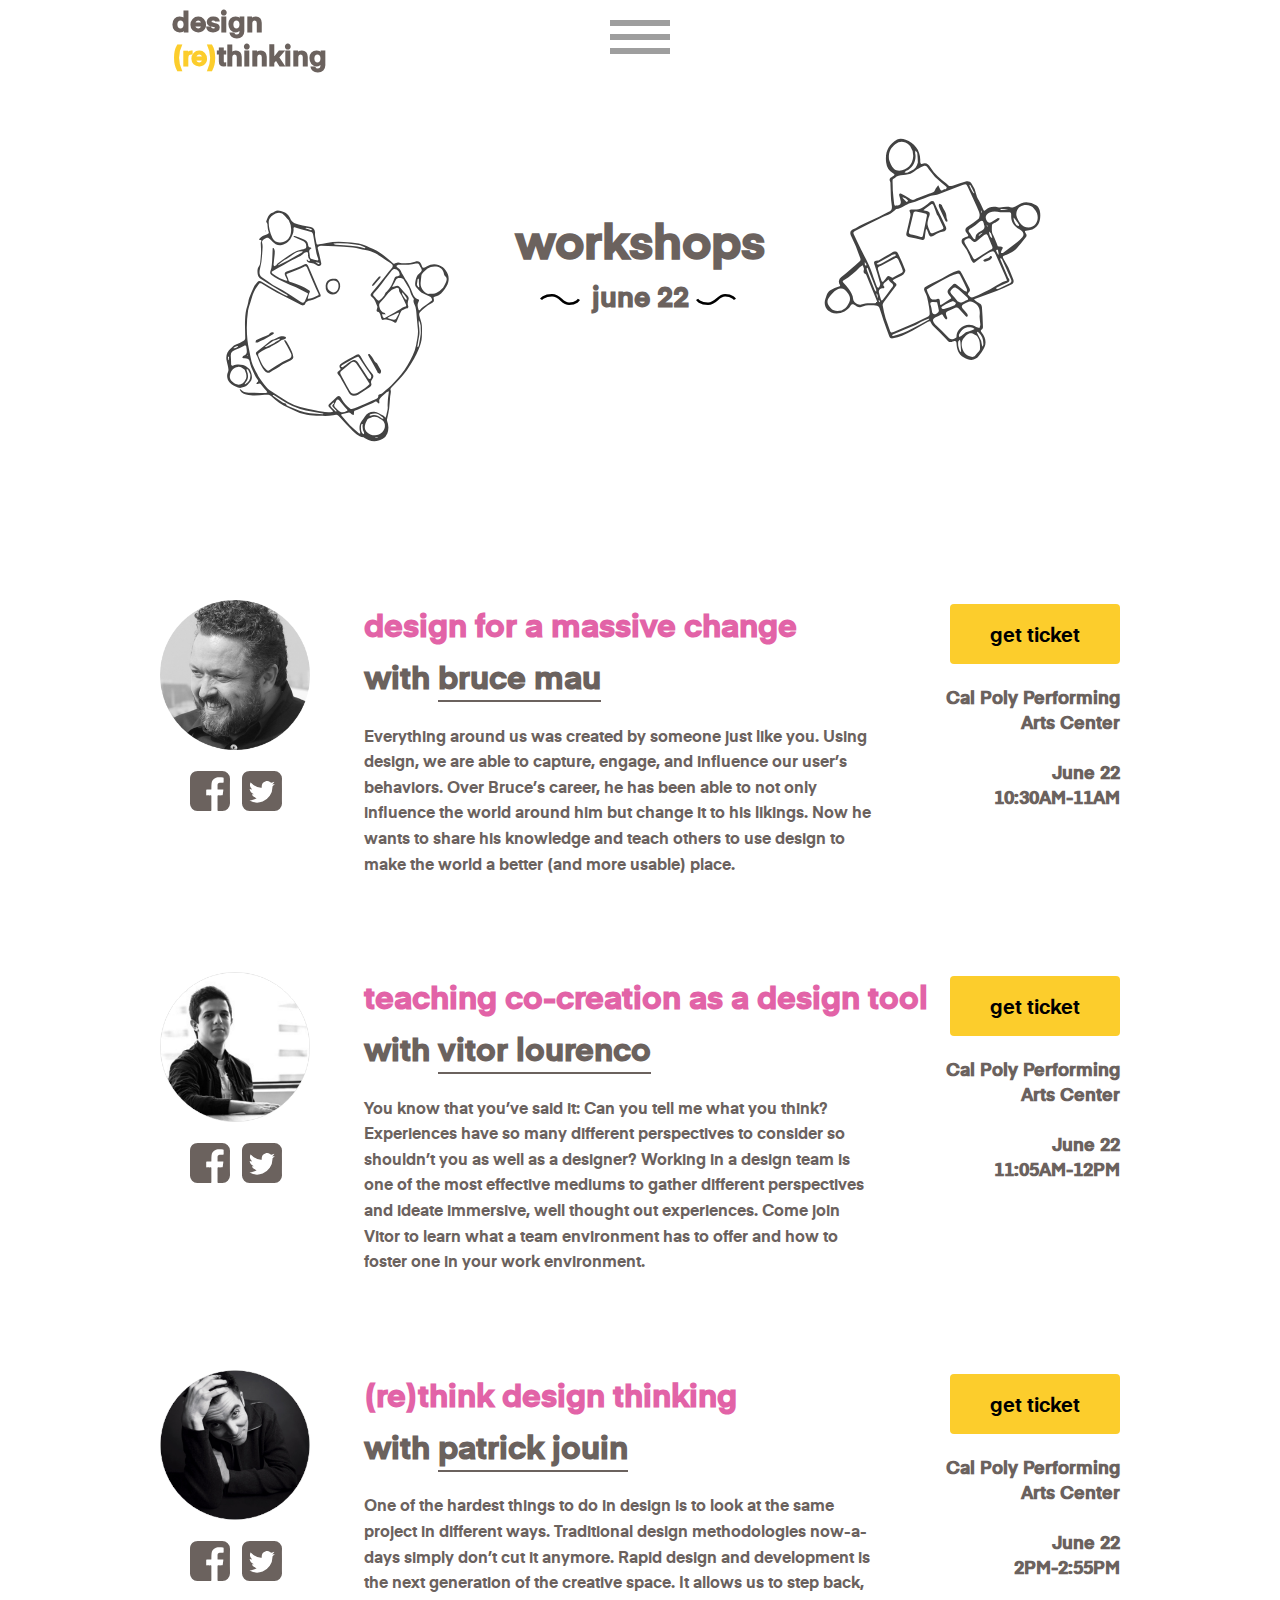
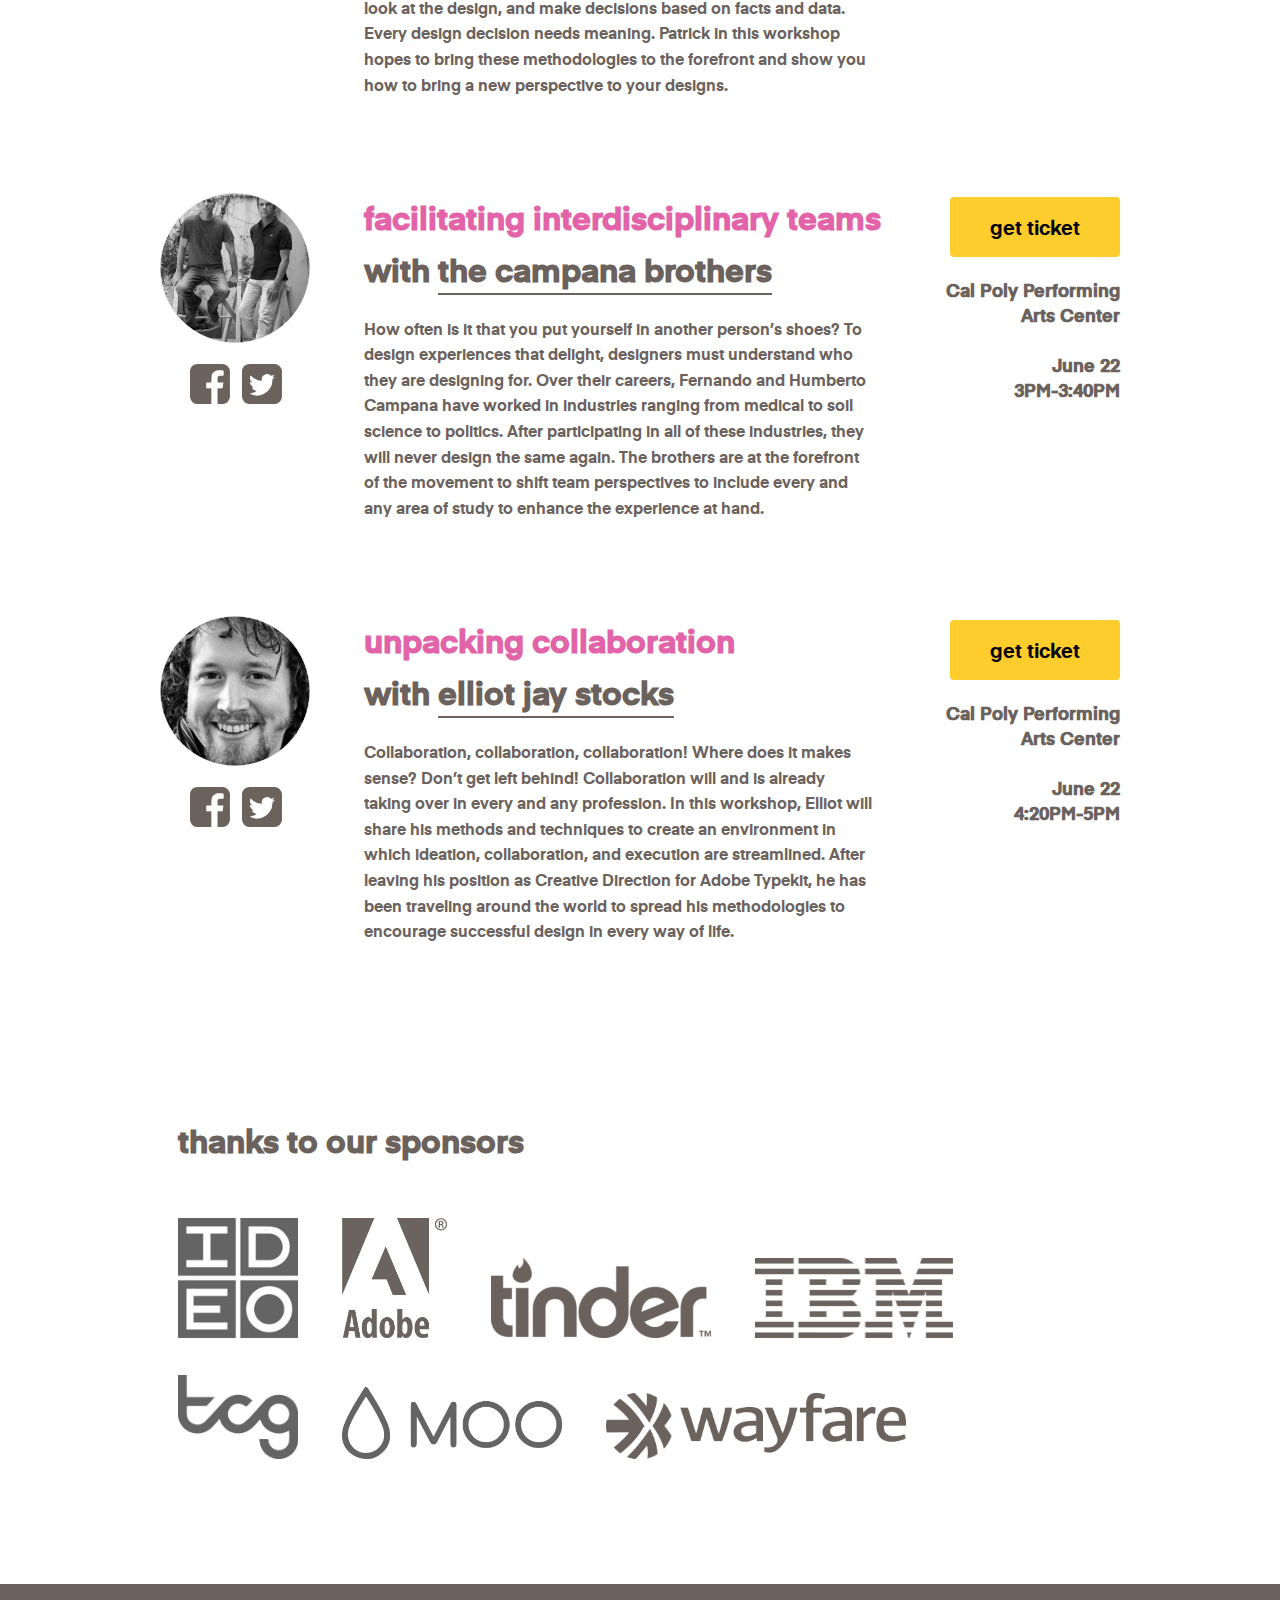
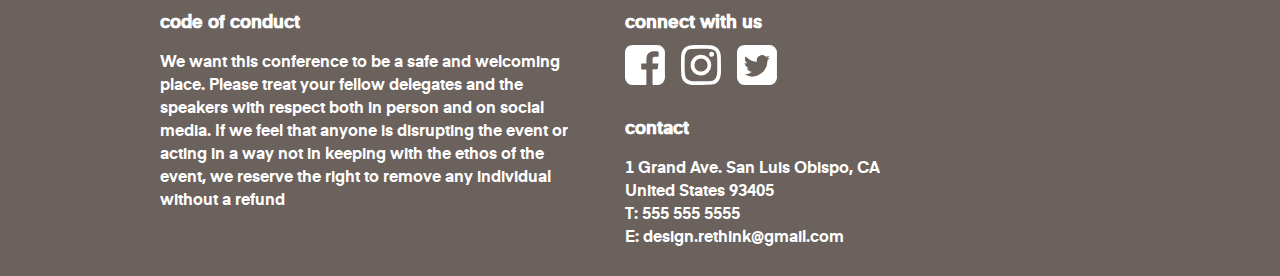
<file: workshops.html>
<!DOCTYPE html>
<html lang="en">
    <head>
        <title>Design Rethinking - Workshops</title>
        <link type="text/css" rel="stylesheet" href="css/main.css">
        <meta name="viewport" content="width=device-width, initial-scale=1">
        <script src="https://code.jquery.com/jquery-3.2.1.min.js" integrity="sha256-hwg4gsxgFZhOsEEamdOYGBf13FyQuiTwlAQgxVSNgt4=" crossorigin="anonymous"></script>
        <script src="js/main.js"></script>
    </head>
    <body>
        <div class="navbar" id="navbar">
            <a href="index.html">
                <h4 id="nav-brand">design <br><br/><span class="yellow-brand-color">(re)</span>thinking</h4>
            </a>
            <div id="nav-icon">
                <span></span>
                <span></span>
                <span></span>
                <span></span>
                <span></span>
                <span></span>
            </div>
            <div class="nav-items">
                    <a class="nav-item" href="index.html">Home</a>
                    <a class="nav-item" href="speakers.html">Speakers</a>
                <a class="nav-item" href="schedule.html">Schedule</a>
                    <a class="nav-item nav-active" href="workshops.html">Workshops</a>
                    <a class="nav-item" href="location.html">Location</a>
                    <a class="nav-item" href="contact.html">Contact</a>
            </div>
            <div class="nav-social-media">
                <img src="img/facebook-dark.svg" class="social-media-icon" alt="facebook icon"/>
                <img src="img/instagram-dark.svg" class="social-media-icon" alt="instagram icon"/>
                <img src="img/twitter-dark.svg" class="social-media-icon" alt="twitter icon"/>
            </div>
        </div>
        <div class="container">
            <div class="jumbotron jumbotron-workshops">
                <div class="jumbotron-title">
                    <h1 class="jumbotron-header">workshops</h1>
                    <h3 class="speaker-date">june 22</h3>
                </div>
            </div>
            <div class="content-section">
                <div class="speaker">
                    <div class="col-2 speaker-misc">
                        <img class="speaker-info-photo" src="img/speaker-photos/bruce-mau.png" alt="bruce mau photo"/>
                        <div class="speaker-social-media">
                            <img class="speaker-social-icon" src="img/facebook-dark.svg" alt="facebook icon"/>
                            <img class="speaker-social-icon" src="img/twitter-dark.svg" alt="twitter icon"/>
                        </div>
                    </div>
                    <div class="col-8 session-info">
                        <h2 class="session-title pink-brand-color">design for a massive change</h2>
                        <h2 class="session-speaker">with <span class="session-underline">bruce mau</span></h2>
                        <p class="session-desc">
                            Everything around us was created by someone just like you. Using design, we are able to capture, engage, and influence our user’s behaviors. Over Bruce’s career, he has been able to not only influence the world around him but change it to his likings. Now he wants to share his knowledge and teach others to use design to make the world a better (and more usable) place.
                        </p>
                    </div>
                    <div class="col-2 session-action">
                        <a class="get-ticket-btn" href="#">get ticket</a>
                        <h5 class="session-location">Cal Poly Performing Arts Center<br><br>June 22<br>10:30AM-11AM</h5>
                    </div>
                </div>
                <div class="speaker">
                    <div class="col-2 speaker-misc">
                        <img class="speaker-info-photo" src="img/speaker-photos/vitor-lourenco.png" alt="vitor lourenco photo"/>
                        <div class="speaker-social-media">
                            <img class="speaker-social-icon" src="img/facebook-dark.svg" alt="facebook icon"/>
                            <img class="speaker-social-icon" src="img/twitter-dark.svg" alt="twitter icon"/>
                        </div>
                    </div>
                    <div class="col-8 session-info">
                        <h2 class="session-title pink-brand-color">teaching co-creation as a design tool</h2>
                        <h2 class="session-speaker">with <span class="session-underline">vitor lourenco</span></h2>
                        <p class="session-desc">
                            You know that you’ve said it: Can you tell me what you think? Experiences have so many different perspectives to consider so shouldn’t you as well as a designer? Working in a design team is one of the most effective mediums to gather different perspectives and ideate immersive, well thought out experiences. Come join Vitor to learn what a team environment has to offer and how to foster one in your work environment.
                        </p>
                    </div>
                    <div class="col-2 session-action">
                        <a class="get-ticket-btn" href="#">get ticket</a>
                        <h5 class="session-location">Cal Poly Performing Arts Center<br><br>June 22<br>11:05AM-12PM</h5>
                    </div>
                </div>
                <div class="speaker">
                    <div class="col-2 speaker-misc">
                        <img class="speaker-info-photo" src="img/speaker-photos/patrick-jouin.png" alt="patrick jouin photo"/>
                        <div class="speaker-social-media">
                            <img class="speaker-social-icon" src="img/facebook-dark.svg" alt="facebook icon"/>
                            <img class="speaker-social-icon" src="img/twitter-dark.svg" alt="twitter icon"/>
                        </div>
                    </div>
                    <div class="col-8 session-info">
                        <h2 class="session-title pink-brand-color">(re)think design thinking</h2>
                        <h2 class="session-speaker">with <span class="session-underline">patrick jouin</span></h2>
                        <p class="session-desc">
                            One of the hardest things to do in design is to look at the same project in different ways. Traditional design methodologies now-a-days simply don’t cut it anymore. Rapid design and development is the next generation of the creative space. It allows us to step back, look at the design, and make decisions based on facts and data. Every design decision needs meaning. Patrick in this workshop hopes to bring these methodologies to the forefront and show you how to bring a new perspective to your designs.
                        </p>
                    </div>
                    <div class="col-2 session-action">
                        <a class="get-ticket-btn" href="#">get ticket</a>
                        <h5 class="session-location">Cal Poly Performing Arts Center<br><br>June 22<br>2PM-2:55PM</h5>
                    </div>
                </div>
                <div class="speaker">
                    <div class="col-2 speaker-misc">
                        <img class="speaker-info-photo" src="img/speaker-photos/campana-brothers.png" alt="campana brothers photo"/>
                        <div class="speaker-social-media">
                            <img class="speaker-social-icon" src="img/facebook-dark.svg" alt="facebook icon"/>
                            <img class="speaker-social-icon" src="img/twitter-dark.svg" alt="twitter icon"/>
                        </div>
                    </div>
                    <div class="col-8 session-info">
                        <h2 class="session-title pink-brand-color">facilitating interdisciplinary teams</h2>
                        <h2 class="session-speaker">with <span class="session-underline">the campana brothers</span></h2>
                        <p class="session-desc">
                            How often is it that you put yourself in another person’s shoes? To design experiences that delight, designers must understand who they are designing for.  Over their careers, Fernando and Humberto Campana have worked in industries ranging from medical to soil science to politics. After participating in all of these industries, they will never design the same again. The brothers are at the forefront of the movement to shift team perspectives to include every and any area of study to enhance the experience at hand. 
                        </p>
                    </div>
                    <div class="col-2 session-action">
                        <a class="get-ticket-btn" href="#">get ticket</a>
                        <h5 class="session-location">Cal Poly Performing Arts Center<br><br>June 22<br>3PM-3:40PM</h5>
                    </div>
                </div>
                <div class="speaker">
                    <div class="col-2 speaker-misc">
                        <img class="speaker-info-photo" src="img/speaker-photos/elliot-stocks.png" alt="elliot stocks photo"/>
                        <div class="speaker-social-media">
                            <img class="speaker-social-icon" src="img/facebook-dark.svg" alt="facebook icon"/>
                            <img class="speaker-social-icon" src="img/twitter-dark.svg" alt="twitter icon"/>
                        </div>
                    </div>
                    <div class="col-8 session-info">
                        <h2 class="session-title pink-brand-color">unpacking collaboration</h2>
                        <h2 class="session-speaker">with <span class="session-underline">elliot jay stocks</span></h2>
                        <p class="session-desc">
                            Collaboration, collaboration, collaboration! Where does it makes sense? Don’t get left behind! Collaboration will and is already taking over in every and any profession. In this workshop, Elliot will share his methods and techniques to create an environment in which ideation, collaboration, and execution are streamlined. After leaving his position as Creative Direction for Adobe Typekit, he has been traveling around the world to spread his methodologies to encourage successful design in every way of life.
                        </p>
                    </div>
                    <div class="col-2 session-action">
                        <a class="get-ticket-btn" href="#">get ticket</a>
                        <h5 class="session-location">Cal Poly Performing Arts Center<br><br>June 22<br>4:20PM-5PM</h5>
                    </div>
                </div>
            </div>
            <div class="content-section">
                <div class="col-12">
                    <h2 class="section-header full-section-header">thanks to our sponsors</h2>
                    <div class="sponsor-row">
                        <img src="img/home-assets/IDEO.svg" id="IDEO" alt="IDEO logo"/>
                        <img src="img/home-assets/adobe.svg" id="adobe" alt="Adobe logo"/>
                        <img src="img/home-assets/tinder.svg" id="tinder" alt="Tinder logo"/>
                        <img src="img/home-assets/IBM.svg" id="IBM" alt="IBM logo"/>
                    </div>
                    <div class="sponsor-row">
                        <img src="img/home-assets/tcg.svg" id="tcg" alt="TCG logo"/>
                        <img src="img/home-assets/moo.svg" id="moo" alt="moo logo"/>
                        <img src="img/home-assets/wayfare.svg" id="wayfare" alt="wayfare logo"/>
                    </div>
                </div>
            </div>
        </div>
        <footer>
            <div class="container">
                <div class="col-6">
                    <h4 class="footer-header">code of conduct</h4>
                    <p class="footer-desc">We want this conference to be a safe and welcoming place. Please treat your fellow delegates and the speakers with respect both in person and on social media. If we feel that anyone is disrupting the event or acting in a way not in keeping with the ethos of the event, we reserve the right to remove any individual without a refund</p>
                </div>
                <div class="col-6">
                    <h4 class="footer-header">connect with us</h4>
                    <img src="img/facebook.svg" class="social-media-icon" alt="facebook icon"/>
                    <img src="img/instagram.svg" class="social-media-icon" alt="instagram icon"/>
                    <img src="img/twitter.svg" class="social-media-icon" alt="twitter icon"/>
                    <h4 class="footer-header">contact</h4>
                    <p class="footer-desc">1 Grand Ave. San Luis Obispo, CA<br/>United States 93405 <br/>T: 555 555 5555 <br/>E: design.rethink@gmail.com</p>
                </div>
            </div>
        </footer>
    </body>
</html>
</file>
<file: css/main.css>
@font-face {
    font-family: Eina1Bold;
    src:    url(../fonts/Eina01-Bold.ttf) format('ttf'),
            url('../fonts/eina01-bold-webfont.woff2') format('woff2'),
            url('../fonts/eina01-bold-webfont.woff') format('woff');
    font-weight: normal;
    font-style: normal;
}

body {
    margin: 0;
    font-family: "Eina1Bold";
}

.pink-brand-color {
    color: #E263A7;
}

.yellow-brand-color {
    color: #FCCD2C;
}

/* Navigation hamburger menu styling + animation */

#navbar {
    z-index: 4;
    position: fixed;
    top: 0px;
    width: 100%;
    overflow: hidden;
    height: 80px;
    background: rgba(255,255,255,.8);
    -webkit-transition: height .5s;
    -moz-transition: height .5s;
    -ms-transition: height .5s;
    -o-transition: height .5s;
    transition: height .5s;
}

#navbar.open {
    height: 616px;
    background: url(../img/nav-pattern.png);
    background-size: cover;
}

#nav-brand.open {
    visibility: hidden;
}

.nav-items {
    padding-top: 56px;
}

.nav-item {
    color: black;
    display: block;
    text-align: center;
    text-decoration: none;
    font-family: 'Eina1Bold';
    font-size: 36px;
    line-height: 1.6;
}

.nav-active {
    color: #E263A7 !important;
}

#nav-icon {
  width: 60px;
  height: 35px;
  position: relative;
  margin: 20px auto 0px auto;
  -webkit-transform: rotate(0deg);
  -moz-transform: rotate(0deg);
  -o-transform: rotate(0deg);
  transform: rotate(0deg);
  -webkit-transition: .5s ease-in-out;
  -moz-transition: .5s ease-in-out;
  -o-transition: .5s ease-in-out;
  transition: .5s ease-in-out;
  cursor: pointer;
}

#nav-icon span {
  display: block;
  position: absolute;
  height: 6px;
  width: 50%;
  background: #9E9E9E;
  opacity: 1;
  -webkit-transform: rotate(0deg);
  -moz-transform: rotate(0deg);
  -o-transform: rotate(0deg);
  transform: rotate(0deg);
  -webkit-transition: .25s ease-in-out;
  -moz-transition: .25s ease-in-out;
  -o-transition: .25s ease-in-out;
  transition: .25s ease-in-out;
}

#nav-icon span:nth-child(even) {
  left: 50%;
}

#nav-icon span:nth-child(odd) {
  left:0px;
}

#nav-icon span:nth-child(1), #nav-icon span:nth-child(2) {
  top: 0px;
}

#nav-icon span:nth-child(3), #nav-icon span:nth-child(4) {
  top: 14px;
}

#nav-icon span:nth-child(5), #nav-icon span:nth-child(6) {
  top: 28px;
}

#nav-icon.open span:nth-child(1),#nav-icon.open span:nth-child(6) {
  -webkit-transform: rotate(45deg);
  -moz-transform: rotate(45deg);
  -o-transform: rotate(45deg);
  transform: rotate(45deg);
}

#nav-icon.open span:nth-child(2),#nav-icon.open span:nth-child(5) {
  -webkit-transform: rotate(-45deg);
  -moz-transform: rotate(-45deg);
  -o-transform: rotate(-45deg);
  transform: rotate(-45deg);
}

#nav-icon.open span:nth-child(1) {
  left: 5px;
  top: 7px;
}

#nav-icon.open span:nth-child(2) {
  left: calc(50% - 5px);
  top: 7px;
}

#nav-icon.open span:nth-child(3) {
  left: -50%;
  opacity: 0;
}

#nav-icon.open span:nth-child(4) {
  left: 100%;
  opacity: 0;
}

#nav-icon.open span:nth-child(5) {
  left: 5px;
  top: 29px;
}

#nav-icon.open span:nth-child(6) {
  left: calc(50% - 5px);
  top: 29px;
}

.nav-social-media {
    padding-top: 56px;
    text-align: center;
}

#nav-brand {
    cursor: pointer;
    color: #6B625E;
    font-family: 'Eina1Bold';
    font-size: 28px;
    text-align: left;
    position: absolute;
    top: -24px;
    left: 172px;
    line-height: .6
}


@media (min-width: 992px) {
    body {
        color: #6B625E;
    }

    h1 {
        line-height: 56px;
        font-size: 48px;
    }
    
    h2 {
        font-size: 32px;
        line-height: 1.25;
    }
    
    h3 {
        font-size: 28px;
    }
    
    h4 {
        font-size: 18px;
    }

    h1, h2, h3, h4, h5, p {
        font-family: "Eina1Bold", sans-serif;
    }

    .jumbotron {
        width: 100%;
        height: 400px;
        background-color: #FFF;
        display: block;
        vertical-align: middle;
    }

    .jumbotron-title {
        display: block;
        margin: 0 auto;
        vertical-align: middle;
        width: 268px;
        padding-top: 100px;
    }

    .jumbotron-header {
        margin-bottom: 8px;
    }

    .jumbotron-subhead {
        margin-top: 0px;
        margin-bottom: 0px;
    }

    .container {
        max-width: 960px;
        margin: auto;
        margin-top: 80px;
    }

    .content-section {
        width: 992px;
        padding: 40px 0px;
        display: inline-block;
    }


    /* Styling for home page */
    .jumbotron-home {
        text-align: left;
        background-image: url(../img/home-assets/thought-bubble.svg), url(../img/home-assets/ruler.svg), url(../img/home-assets/notebook.svg), url(../img/home-assets/paint-pallete.svg), url(../img/home-assets/brush.svg), url(../img/home-assets/yes-comment.svg), url(../img/home-assets/printer.svg), url(../img/home-assets/apple.svg), url(../img/home-assets/mobile-phone.svg), url(../img/home-assets/pencil.svg), url(../img/home-assets/paper-stack.svg);
        background-repeat: no-repeat;
        background-position: 524px 78px, 20px 60px, 20px 264px, 204px 28px, 150px 160px, 190px 296px, 378px 36px, 688px 40px, 756px 152px, 686px 296px, 880px 250px;
        background-size: 132px auto, 44px auto, 60px auto, 60px auto, 76px auto, 84px auto, 80px auto, 72px auto, 56px auto, 56px auto, 56px auto;
    }
    
    .col-2 {
        display: inline-block;
        width: 160px;
    }
    
    .col-4 {
        display: inline-block;
        width: 320px;
        vertical-align: top;
    }
    
    .col-6 {
        display: inline-block;
        width: 48%;
        vertical-align: top;
    }
    
    .col-8 {
        display: inline-block;
        width: 600px;
        vertical-align: top;
    }
    
    .col-12 {
        display: inline-block;
        width: 960px;
    }
    
    .section-header {
        font-family: 'Eina1Bold';
    }
    
    .section-desc {
        font-family: 'Eina1Bold';
        line-height: 1.6;
    }
    
    .right-section-header, .right-section-desc {
        padding-left: 36px;
        text-align: left;
    }
    
    .left-section-header, .left-section-desc {
        padding-right: 36px;
        text-align: right;
    }
    
    #lightbulb-header {
        padding-top: 24px;
    }
    
    #slo-hills {
        width: 552px;
        padding-top: 40px;
    }
    
    .mobile-hills {
        display: none;
    }
    
    .full-section-header {
        margin-top: 0px;
        padding-left: 18px;
        text-align: left;
    }
    
    .featured-speakers {
        margin: auto;
        padding-top: 12px;
    }
    
    .featured-speaker {
        display: inline-block;
        width: 236px;
    }
    
    .speaker-photo {
        display: block;
        margin: auto;
        width: 200px;
        border: 1px solid #E0E0E0;
    }
    
    .speaker-name {
        cursor:default;
        color: #E263A7;
        font-size: 24px;
        margin-top: 16px;
        padding-left: 18px;
        margin-bottom: 4px;
    }
    
    .speaker-company {
        cursor: default;
        font-size: 24px;
        margin-top: 0px;
        padding-left: 18px;
    }
    
    .view-speakers {
        text-align: right;
        font-size: 24px;
        transition: .2s color;
        margin-top: 12px;
        text-decoration: none !important;
        color: #FCCD2C;
    }
    
    .view-speakers:hover {
        color: #E263A7;
        cursor: pointer;
    }
    
    .view-arrow {
        display: inline-block;
        height: 20px;
        padding-right: 20px;
        padding-left: 8px;
    }
    
    .sponsor-row {
        padding-top: 32px;
        padding-left: 18px;
        vertical-align: middle;
    }
    
    /* Sponsor logos */
    #IDEO {
        width: 120px;
        margin-right: 40px;
    }
    
    #adobe {
        height: 120px;
        margin-right: 40px;
    }
    
    #tinder {
        width: 220px;
        margin-right: 40px;
    }
    
    #IBM {
        height: 80px;
    }
    
    #tcg {
        width: 120px;
        margin-right: 40px;
    }
    
    #moo {
        width: 220px;
        margin-right: 40px;
    }
    
    #wayfare {
        width: 300px;
    }
    
    footer {
        margin-top: 80px;
        height: 292px;
        color: white;
        background-color: #6B625E;
    }
    
    .footer-header {
        margin-bottom: 0px;
    }
    
    .footer-desc {
        font-family: 'Eina1Bold';
        font-size: 16px;
        padding-right: 32px;
    }
    
    .social-media-icon {
        margin-top: 12px;
        margin-right: 12px;
        width: 40px;
        height: auto;
    }
    
    /* Styling for Speakers page */
    
    .jumbotron-speakers {
        text-align: center;
        background-image: url(../img/left-curtain.svg), url(../img/right-curtain.svg), url(../img/left-squiggle.svg), url(../img/right-squiggle.svg), url(../img/stage-front.svg);
        background-size: 112px auto, 98px auto, 40px auto, 40px auto, 812px auto;
        background-repeat: no-repeat;
        background-position: 0px 24px, 862px 22px, 380px 214px, 536px 214px, 93px 300px;
    }
    
    .speaker {
        margin: 80px 0px;
    }
    
    .speaker-date {
        font-size: 28px;
        margin-top: 8px;
    }
    
    .speaker-info-photo {
        height: 150px;
        width: auto;
    }
    
    .speaker-social-media {
        text-align: center;
        padding-top: 16px;
    }
    
    .speaker-social-icon {
        height: 40px;
        width: auto;
        padding-right: 8px;
    }
    
    .session-info {
        padding-left: 40px;
        width: 572px;
    }
    
    .session-title {
        margin-top: 4px;
        margin-bottom: 4px;
    }
    
    .session-speaker {
        margin-top: 12px;
    }
    
    .session-underline {
        padding-bottom: 2px;
        border-bottom: 2px solid #6B625E;
    }
    
    .session-desc {
        line-height: 1.6;
        width: 508px;
    }
    
    .session-action {
        vertical-align: top;
        padding-top: 20px;
        width: 180px;
    }
    
    .get-ticket-btn {
        font-family: 'Eina1Bold';
        color: black;
        border-radius: 4px;
        text-decoration: none;
        font-size: 20px;
        padding: 16px 40px;
        background-color: #FCCD2C;
        margin-left: 10px;
    }
    
    .session-location {
        text-align: right;
        font-size: 18px;
        margin-top: 36px;
    }
    
    /* Styling for Workshops page */
    
    .jumbotron-workshops {
        text-align: center;
        background-image: url(../img/left-workshop-table.svg), url(../img/right-workshop-table.svg), url(../img/left-squiggle.svg), url(../img/right-squiggle.svg);
        background-size: 320px auto, 300px auto, 40px auto, 40px auto;
        background-repeat: no-repeat;
        background-position: 16px 80px, 620px 22px, 380px 214px, 536px 214px;
        animation: rotatebg 1s linear infinite;

    }

    
    /* Styling for schedule page */
    
    .jumbotron-schedule {
        text-align: center;
        background-image: url(../img/schedule-updated.png);
        background-repeat: no-repeat;
        background-size: 300px auto;
        background-position: 327px 50px;
        
    }
    
    .schedule-title {
        text-align: center;
    }
    
    .event-time {
        font-family: 'Just Me Again Down Here', cursive;
        margin-top: 0px;
        margin-bottom: 0px;
        color: #E263A7;
    }
    
    .event-presenter {
        margin: 0px 0px 4px 0px;
        font-size: 28px;
        color: #9E9E9E;
    }
    
    .event-name {
        margin-top: 0px;
        margin-bottom: 40px;
    }
    
    .first-schedule-col {
        text-align: center;
        padding-right: 16px;
        border-right: 4px solid #FCCD2C;
    }
    
    .second-schedule-col {
        text-align: center;
        padding-left: 12px;
    }
    
    /* Location page styling */
    
    .jumbotron-location {
        background-image: url(../img/PAC.svg);
        background-repeat: no-repeat;
        background-size: 600px auto;
        background-position: 50px 00px;
    }
    
    .jumbotron-location-title {
        z-index: 0;
        position: relative;
        left: 165px;
        top: -49px;
    }
    
    .lg-bubble-img {
        width: 100%;
    }
    
    .slo-location-map {
        display: block;
        margin: auto;
        width: 600px;
        text-align: center;
    }
    
    /* Contact page styling */
    
    .jumbotron-contact {
        text-align: center;
        height: 150px
    }
    
    .contact-header {
        margin-top: 60px;
        padding-left: 40px;
    }
    .contact-info {
        font-size: 24px;
        padding-left: 40px;
    }
}

/* Tablet media query */

@media (min-width: 768px) and (max-width: 991px) {
    
    .nav-active {
        color: #E263A7 !important;
    }
    
    body {
        color: #6B625E;
    }

    h1 {
        line-height: 56px;
        font-size: 48px;
    }
    
    h2 {
        font-size: 36px;
        line-height: 1.25;
    }

    h1, h2, h3, h4, h5, p {
        font-family: "Eina1Bold", sans-serif;
    }

    .jumbotron {
        width: 100%;
        height: 400px;
        background-color: #FFF;
        display: block;
        vertical-align: middle;
    }

    .jumbotron-title {
        display: block;
        margin: 0 auto;
        vertical-align: middle;
        width: 268px;
        padding-top: 100px;
    }

    .jumbotron-header {
        margin-bottom: 8px;
    }

    .jumbotron-subhead {
        margin-top: 0px;
        margin-bottom: 0px;
    }

    .container {
        width: 768px;
        margin: auto;
        margin-top: 80px;
    }

    .content-section {
        width: 768px;
        padding: 40px 0px;
        display: inline-block;
    }
        
  /* Styling for home page */
    .jumbotron-home {
        text-align: left;
        background-image: url(../img/home-assets/thought-bubble.svg), url(../img/home-assets/ruler.svg), url(../img/home-assets/notebook.svg), url(../img/home-assets/paint-pallete.svg), url(../img/home-assets/brush.svg), url(../img/home-assets/yes-comment.svg), url(../img/home-assets/printer.svg), url(../img/home-assets/apple.svg), url(../img/home-assets/mobile-phone.svg), url(../img/home-assets/pencil.svg), url(../img/home-assets/paper-stack.svg);
        background-repeat: no-repeat;
        background-position: 440px 86px, 16px 60px, 16px 264px, 163px 28px, 120px 160px, 152px 296px, 302px 36px, 550px 40px, 604px 152px, 548px 296px, 704px 250px;
        background-size: 120px auto, 34px auto, 48px auto, 48px auto, 60px auto, 68px auto, 64px auto, 58px auto, 44px auto, 44px auto, 44px auto;
    }
    
    .col-2 {
        display: inline-block;
        width: 16%;
    }
    
    .col-4 {
        display: inline-block;
        width: 33%;
        vertical-align: top;
    }
    
    .col-6 {
        display: inline-block;
        width: 48%;
        vertical-align: top;
    }
    
    .col-8 {
        display: inline-block;
        width: 66%;
        vertical-align: top;
    }
    
    .col-12 {
        display: inline-block;
        width: 768px;
    }
    
    .section-header {
        font-family: 'Eina1Bold';
        font-size: 36px;
    }
    
    .section-desc {
        font-family: 'Eina1Bold';
        font-size: 20px;
        line-height: 1.6;
    }
    
    .right-section-header, .right-section-desc {
        padding-left: 36px;
        text-align: left;
    }
    
    .left-section-header, .left-section-desc {
        padding-right: 36px;
        text-align: right;
    }
    
    #lightbulb-header {
        padding-top: 24px;
    }
    
    #lightbulb {
        padding-top: 56px;
    }
    
    #slo-hills {
        width: 100%;
        padding-top: 120px;
    }
    
    .mobile-hills {
        display: none;
    }
    
    .full-section-header {
        margin-top: 0px;
        padding-left: 18px;
        text-align: left;
    }
    
    .featured-speakers {
        margin: auto;
        padding-top: 12px;
    }
    
    .featured-speaker {
        display: inline-block;
        width: 24%;
    }
    
    .speaker-photo {
        display: block;
        margin: auto;
        width: 80%;
        border: 1px solid #E0E0E0;
    }
    
    .speaker-name {
        cursor:default;
        color: #E263A7;
        font-size: 24px;
        margin-top: 16px;
        padding-left: 18px;
        margin-bottom: 4px;
    }
    
    .speaker-company {
        cursor: default;
        font-size: 24px;
        margin-top: 0px;
        padding-left: 18px;
    }
    
    .view-speakers {
        width: 768px;
        text-align: right;
        font-size: 24px;
        transition: .2s color;
        margin-top: 12px;
        text-decoration: none !important;
        color: #FCCD2C;
    }
    
    .view-speakers:hover {
        color: #E263A7;
        cursor: pointer;
    }
    
    .view-arrow {
        display: inline-block;
        height: 20px;
        padding-right: 20px;
        padding-left: 8px;
    }
    
    .sponsor-row {
        padding-top: 32px;
        padding-left: 18px;
        vertical-align: middle;
    }
    
    /* Sponsor logos */
    #IDEO {
        width: 96px;
        margin-right: 32px;
    }
    
    #adobe {
        height: 96px;
        margin-right: 32px;
    }
    
    #tinder {
        width: 176px;
        margin-right: 32px;
    }
    
    #IBM {
        height: 64px;
    }
    
    #tcg {
        width: 96px;
        margin-right: 32px;
    }
    
    #moo {
        width: 176px;
        margin-right: 32px;
    }
    
    #wayfare {
        width: 240px;
    }
    
    footer {
        margin-top: 80px;
        height: 280px;
        color: white;
        background-color: #6B625E;
    }
    
    .footer-header {
        margin-bottom: 0px;
    }
    
    .footer-desc {
        font-family: 'Eina1Bold';
        font-size: 16px;
        padding-right: 32px;
    }
    
    .social-media-icon {
        margin-top: 12px;
        margin-right: 12px;
        width: 40px;
        height: auto;
    }
    
    /* Styling for Speakers page */
    
    .jumbotron-speakers {
        text-align: center;
        background-image: url(../img/left-curtain.svg), url(../img/right-curtain.svg), url(../img/left-squiggle.svg), url(../img/right-squiggle.svg), url(../img/stage-front.svg);
        background-size: 89.6px auto, 78.4px auto, 32px auto, 32px auto, 625px auto;
        background-repeat: no-repeat;
        background-position: 0px 24px, 689.6px 22px, 288px 214px, 445px 214px, 85px 300px;
    }
    
    .speaker {
        margin: 80px 0px;
    }
    
    .speaker-date {
        font-size: 28px;
        margin-top: 8px;
    }
    
    .speaker-info-photo {
        height: auto;
        width: 100%;
    }
    
    .speaker-social-media {
        text-align: center;
        padding-top: 16px;
    }
    
    .speaker-social-icon {
        height: 40px;
        width: auto;
        padding-right: 8px;
    }
    
    .session-info {
        padding-left: 40px;
        width: 52%;
    }
    
    .session-title {
        margin-top: 4px;
        margin-bottom: 4px;
    }
    
    .session-speaker {
        margin-top: 12px;
    }
    
    .session-underline {
        padding-bottom: 2px;
        border-bottom: 2px solid #6B625E;
    }
    
    .session-desc {
        line-height: 1.6;
        width: 100%;
    }
    
    .session-action {
        vertical-align: top;
        padding-top: 20px;
        width: 180px;
    }
    
    .get-ticket-btn {
        font-family: 'Eina1Bold';
        color: black;
        border-radius: 4px;
        text-decoration: none;
        font-size: 20px;
        padding: 16px 40px;
        background-color: #FCCD2C;
        margin-left: 10px;
    }
    
    .session-location {
        text-align: right;
        font-size: 18px;
        margin-top: 36px;
    }
    
    /* Styling for Workshops page */
    
    .jumbotron-workshops {
        text-align: center;
        background-image: url(../img/left-workshop-table.svg), url(../img/right-workshop-table.svg), url(../img/left-squiggle.svg), url(../img/right-squiggle.svg);
        background-size: 256px auto, 240px auto, 32px auto, 32px auto;
        background-repeat: no-repeat;
        background-position: 6px 80px, 500px 22px, 292px 214px, 442px 214px;
        animation: rotatebg 1s linear infinite;

    }

    
    /* Styling for schedule page */
    
    .jumbotron-schedule {
        text-align: center;
        background-image: url(../img/schedule-updated.png);
        background-repeat: no-repeat;
        background-size: 300px auto;
        background-position: 235px 50px;
        
    }
    
    .schedule-title {
        text-align: center;
    }
    
    .event-time {
        font-family: 'Just Me Again Down Here', cursive;
        margin-top: 0px;
        margin-bottom: 0px;
        color: #E263A7;
    }
    
    .event-presenter {
        margin: 0px 0px 4px 0px;
        font-size: 28px;
        color: #9E9E9E;
    }
    
    .event-name {
        margin-top: 0px;
        margin-bottom: 40px;
    }
    
    .first-schedule-col {
        text-align: center;
        padding-right: 16px;
        border-right: 4px solid #FCCD2C;
    }
    
    .second-schedule-col {
        text-align: center;
    }
    
    /* Location page styling */
    
    .jumbotron-location {
        background-image: url(../img/PAC.svg);
        background-repeat: no-repeat;
        background-size: 500px auto;
        background-position: 50px 39px;
    }
    
    .jumbotron-location-title {
        z-index: 0;
        position: relative;
        left: 184px;
        top: -49px;
    }
    
    .lg-bubble-img {
        width: 100%;
    }
    
    .slo-location-map {
        display: block;
        margin: auto;
        width: 600px;
        text-align: center;
    }
    
    /* Contact page styling */
    
    .jumbotron-contact {
        text-align: center;
        height: 150px
    }
    
    .contact-header {
        margin-top: 60px;
        padding-left: 45px;
    }
    .contact-info {
        padding-left: 45px;
    }
    
}
    
/* Phone Media Query */
    
@media (min-width: 320px) and (max-width: 767px) {
    
    .nav-active {
        color: #E263A7;
    }
    
    #navbar.open {
        height: 100%;
        background: url(../img/nav-pattern.png);
        background-size: cover;
    }
    
    #nav-brand {
        left: 20px;
    }
    
    #nav-icon {
        margin: 0;
        float: right;
        margin-top: 20px;
        margin-right: 12px;
    }
    
    .nav-items {
        padding-top: 40%;
        vertical-align: middle;
    }
    
    .nav-item {
        color: black;
        display: block;
        text-align: center;
        text-decoration: none;
        font-family: 'Eina1Bold';
        font-size: 32px;
        line-height: 1.6;
    }
    
    .nav-social-media {
        padding-top: 24px;
    }
    
    #home-brand {
        opacity: 0;
        transition: .2s linear;
    }
    
    body {
        color: #6B625E;
    }

    h1 {
        line-height: 40px;
        font-size: 32px;
    }
    
    h2 {
        font-size: 26px;
        line-height: 1.25;
    }

    h1, h2, h3, h4, h5, p {
        font-family: "Eina1Bold", sans-serif;
    }

    .jumbotron {
        width: 100%;
        height: 400px;
        background-color: #FFF;
        display: block;
        vertical-align: middle;
    }

    .jumbotron-title {
        display: block;
        margin: 0 auto;
        vertical-align: middle;
        width: 268px;
        padding-top: 100px;
    }

    .jumbotron-header {
        margin-bottom: 8px;
    }

    .jumbotron-subhead {
        margin-top: 0px;
        margin-bottom: 0px;
    }

    .container {
        width: 100%;
        margin: auto;
        margin-top: 80px;
    }

    .content-section {
        width: 100%;
        padding: 40px 0px;
        display: inline-block;
    }
        
  /* Styling for home page */
    .jumbotron-home {
        text-align: left;
        background-image: url(../img/home-assets/ruler.svg), url(../img/home-assets/notebook.svg), url(../img/home-assets/paint-pallete.svg), url(../img/home-assets/brush.svg), url(../img/home-assets/yes-comment.svg), url(../img/home-assets/printer.svg), url(../img/home-assets/apple.svg), url(../img/home-assets/pencil.svg);
        background-repeat: no-repeat;
        background-position: 90% 86px, 12% 60px, 9% 264px, 40% 28px, 35% 275px, 59% 300px, 70% 36px, 85% 250px, 610px 152px, 540px 296px, 704px 250px;
        background-size: 35px auto, 48px auto, 48px auto, 48px auto, 60px auto, 68px auto, 64px auto, 58px auto, 44px auto, 44px auto, 44px auto;
    }
    
    .col-2 {
        display: inline-block;
        width: 16%;
    }
    
    .col-4 {
        display: inline-block;
        width: 100%;
        vertical-align: top;
    }
    
    .col-6 {
        display: inline-block;
        width: 100%;
        vertical-align: top;
    }
    
    .col-8 {
        display: inline-block;
        width: 100%;
        vertical-align: top;
    }
    
    .col-12 {
        display: inline-block;
        width: 100%;
    }
    
    .section-header {
        font-family: 'Eina1Bold';
    }
    
    .section-desc {
        font-family: 'Eina1Bold';
        line-height: 1.6;
    }
    
    .right-section-header, .right-section-desc {
        padding-left: 0px;
        text-align: center;
    }
    
    .right-section-desc {
        max-width: 90%;
        display: block;
        margin: auto;
    }
    
    .left-section-header, .left-section-desc {
        padding-right: 0px;
        text-align: center;
        max-width: 90%;
        display: block;
        margin: auto;
        margin-bottom: 21px;
    }
    
    #lightbulb-header {
        padding-top: 0px;
    }
    
    #lightbulb {
        display: block;
        margin: auto;
        height: 160px;
        padding-top: 0px;
    }
    
    #slo-hills {
        width: 90%;
        display: block;
        margin: auto;
        margin-bottom: 20px;
    }
    
    .desktop-hills {
        display: none;
    }
    
    .full-section-header {
        margin-top: 0px;
        padding-left: 0px;
        text-align: center;
    }
    
    .featured-speakers {
        text-align: center;
        margin: auto;
        padding-top: 12px;
    }
    
    .featured-speaker {
        display: inline-block;
        max-width: 300px;
    }
    
    .speaker-photo {
        display: block;
        margin: auto;
        width: 80%;
        border: 1px solid #E0E0E0;
    }
    
    .speaker-name {
        cursor:default;
        color: #E263A7;
        font-size: 24px;
        margin-top: 16px;
        padding-left: 18px;
        margin-bottom: 4px;
    }
    
    .speaker-company {
        cursor: default;
        font-size: 24px;
        margin-top: 0px;
        padding-left: 18px;
    }
    
    .view-speakers {
        width: 100%;
        text-align: center;
        font-size: 24px;
        transition: .2s color;
        margin-top: 12px;
        text-decoration: none !important;
        color: #FCCD2C;
    }
    
    .view-speakers a{
        text-decoration: none;
    }
    
    .view-speakers:hover {
        color: #E263A7;
        cursor: pointer;
    }
    
    .view-arrow {
        display: inline-block;
        height: 20px;
        padding-right: 20px;
        padding-left: 8px;
    }
    
    .sponsor-row {
        padding-top: 0px;
        padding-left: 0px;
        vertical-align: middle;
        display: inline;
    }
    
    .sponsors {
        text-align: center;
    }
    
    /* Sponsor logos */
    #IDEO {
        width: 150px;
        margin: 16px;
    }
    
    #adobe {
        height: 150px;
        margin: 16px;
    }
    
    #tinder {
        width: 150px;
        margin: 16px;
    }
    
    #IBM {
        width: 150px;
        margin: 16px;
    }
    
    #tcg {
        width: 150px;
        margin: 16px;
    }
    
    #moo {
        width: 150px;
        margin: 16px;
    }
    
    #wayfare {
        width: 150px;
        margin: 16px;
    }
    
    footer {
        margin-top: 80px;
        height: 100%;
        color: white;
        background-color: #6B625E;
    }
    
    footer .container {
        width: 90%;
    }
    
    .footer-header {
        margin-bottom: 0px;
    }
    
    .footer-desc {
        font-family: 'Eina1Bold';
        font-size: 16px;
        padding-right: 32px;
    }
    
    .social-media-icon {
        margin-top: 12px;
        margin-right: 12px;
        width: 40px;
        height: auto;
    }
    
    /* Styling for Speakers page */
    
    .jumbotron-speakers {
        height: 323px;
        text-align: center;
        background-image: url(../img/left-curtain.svg), url(../img/right-curtain.svg);
        background-size: 89.6px auto, 78.4px auto, 32px auto, 32px auto, 625px auto;
        background-repeat: no-repeat;
        background-position: 4% 24px, 96% 22px, 288px 214px, 445px 214px, 85px 300px;
    }
    
    .speaker {
        margin: 80px 0px;
    }
    
    .speaker-date {
        font-size: 28px;
        margin-top: 8px;
    }
    
    .speaker-info-photo {
        height: auto;
        width: 100%;
    }
    
    .speaker-misc {
        padding-left: 24px;
    }
    
    .speaker-social-media {
        text-align: center;
        padding-top: 16px;
    }
    
    .speaker-social-icon {
        height: 40px;
        width: auto;
        padding-right: 8px;
    }
    
    .session-info {
        padding-left: 28px;
        width: 64%;
    }
    
    .session-title {
        font-size: 40px;
        margin-top: 4px;
        margin-bottom: 4px;
    }
    
    .session-speaker {
        margin-top: 12px;
    }
    
    .session-underline {
        padding-bottom: 2px;
        border-bottom: 2px solid #6B625E;
    }
    
    .session-desc {
        line-height: 1.6;
        width: 100%;
    }
    
    .session-action {
        vertical-align: top;
        padding-top: 20px;
        width: 100%;
        text-align: center;
    }
    
    .get-ticket-btn {
        font-family: 'Eina1Bold';
        color: black;
        border-radius: 4px;
        text-decoration: none;
        font-size: 20px;
        padding: 16px 32%;
        background-color: #FCCD2C;
        margin-left: 10px;
    }
    
    .session-location {
        text-align: center;
        font-size: 18px;
        margin-top: 36px;
    }
    
    /* Styling for Workshops page */
    
    .jumbotron-workshops {
        text-align: center;
        background-image: url(../img/left-workshop-table.svg), url(../img/right-workshop-table.svg);
        background-size: 175px auto, 175px auto, 32px auto, 32px auto;
        background-repeat: no-repeat;
        background-position: 5% 180px, 80% 200px, 292px 214px, 442px 214px;
        animation: rotatebg 1s linear infinite;
        height: 350px;

    }

    
    /* Styling for schedule page */
    
    .jumbotron-schedule {
        text-align: center;
        background-image: url(../img/schedule-updated.png);
        background-repeat: no-repeat;
        background-size: 200px auto;
        background-position: 50% 69px;
        height: 320px;
        
    }
    
    .schedule-title {
        text-align: center;
    }
    
    .event-time {
        font-family: 'Just Me Again Down Here', cursive;
        margin-top: 0px;
        margin-bottom: 0px;
        color: #E263A7;
    }
    
    .event-presenter {
        margin: 0px 0px 4px 0px;
        font-size: 28px;
        color: #9E9E9E;
    }
    
    .event-name {
        margin-top: 0px;
        margin-bottom: 40px;
    }
    
    .first-schedule-col {
        text-align: center;
        padding-right: 16px;
        border-right: 4px solid #FCCD2C;
    }
    
    .second-schedule-col {
        text-align: center;
        border-top: 4px solid #FCCD2C;
        padding-top: 16px;
    }
    
    /* Location page styling */
    
    .jumbotron-location {
        background-image: url(../img/PAC.svg);
        background-repeat: no-repeat;
        background-size: 300px auto;
        background-position: 10% 140px;
        height: 360px;
    }
    
    .jumbotron-location-title {
        z-index: 0;
        position: relative;
        left: 0px;
        top: -49px;
    }
    
    .lg-bubble-img {
        max-width: 70%;
        display: block;
        margin: auto;
        text-align: center;
    }
    
    .slo-location-map {
        display: block;
        margin: auto;
        max-width: 80%;
        text-align: center;
    }
    
    /* Contact page styling */
    
    .jumbotron-contact {
        text-align: center;
        height: 100px
    }
    
    .jumbotron-contact .jumbotron-title {
        padding-top: 40px;
    }
    
    .contact-header {
        margin-top: 60px;
        padding-left: 45px;
    }
    
    .mailbox {
        max-height: 300px;
    }
    
    .contact-info {
        padding-left: 45px;
    }
    
}
</file>
